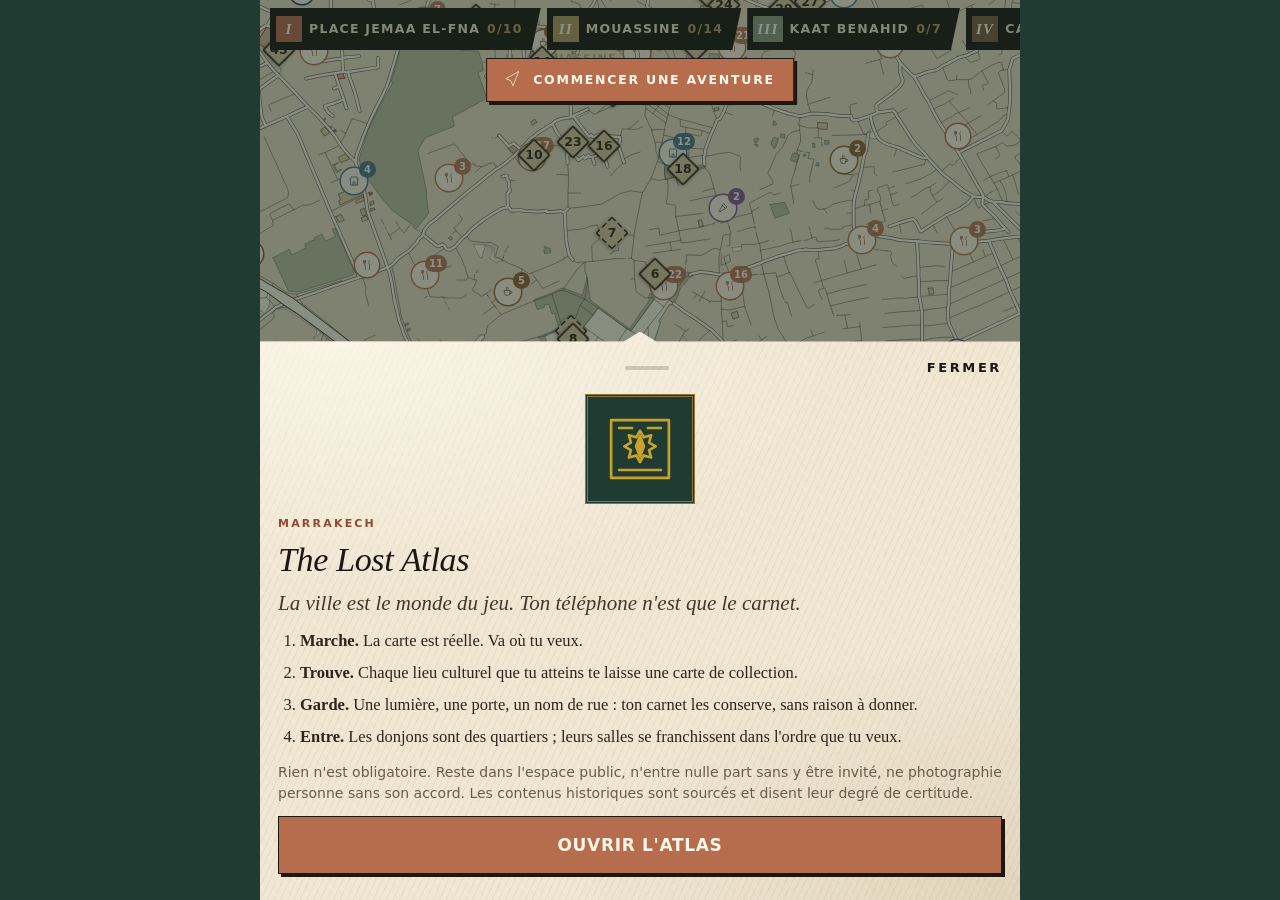
<file: index.html>
<!DOCTYPE html><html lang="fr"><head><meta charset="utf-8"><title>Lost Atlas</title>
<meta name="viewport" content="width=device-width, initial-scale=1, viewport-fit=cover">
<meta name="apple-mobile-web-app-capable" content="yes"><meta name="mobile-web-app-capable" content="yes">
<meta name="apple-mobile-web-app-status-bar-style" content="black-translucent"><meta name="apple-mobile-web-app-title" content="Lost Atlas">
<meta name="theme-color" content="#203B32"><link rel="apple-touch-icon" href="lost-atlas/assets/icon-180.png"><link rel="manifest" href="lost-atlas/manifest.json">
<script>location.replace('lost-atlas/' + location.hash);</script>
<style>html,body{margin:0;height:100%;background:#203B32}a{position:fixed;inset:0;opacity:0}</style>
</head><body><a href="lost-atlas/">Lost Atlas</a></body></html>
</file>
<file: lost-atlas/vendor/leaflet.css>
/* required styles */

.leaflet-pane,
.leaflet-tile,
.leaflet-marker-icon,
.leaflet-marker-shadow,
.leaflet-tile-container,
.leaflet-pane > svg,
.leaflet-pane > canvas,
.leaflet-zoom-box,
.leaflet-image-layer,
.leaflet-layer {
	position: absolute;
	left: 0;
	top: 0;
	}
.leaflet-container {
	overflow: hidden;
	}
.leaflet-tile,
.leaflet-marker-icon,
.leaflet-marker-shadow {
	-webkit-user-select: none;
	   -moz-user-select: none;
	        user-select: none;
	  -webkit-user-drag: none;
	}
/* Prevents IE11 from highlighting tiles in blue */
.leaflet-tile::selection {
	background: transparent;
}
/* Safari renders non-retina tile on retina better with this, but Chrome is worse */
.leaflet-safari .leaflet-tile {
	image-rendering: -webkit-optimize-contrast;
	}
/* hack that prevents hw layers "stretching" when loading new tiles */
.leaflet-safari .leaflet-tile-container {
	width: 1600px;
	height: 1600px;
	-webkit-transform-origin: 0 0;
	}
.leaflet-marker-icon,
.leaflet-marker-shadow {
	display: block;
	}
/* .leaflet-container svg: reset svg max-width decleration shipped in Joomla! (joomla.org) 3.x */
/* .leaflet-container img: map is broken in FF if you have max-width: 100% on tiles */
.leaflet-container .leaflet-overlay-pane svg {
	max-width: none !important;
	max-height: none !important;
	}
.leaflet-container .leaflet-marker-pane img,
.leaflet-container .leaflet-shadow-pane img,
.leaflet-container .leaflet-tile-pane img,
.leaflet-container img.leaflet-image-layer,
.leaflet-container .leaflet-tile {
	max-width: none !important;
	max-height: none !important;
	width: auto;
	padding: 0;
	}

.leaflet-container img.leaflet-tile {
	/* See: https://bugs.chromium.org/p/chromium/issues/detail?id=600120 */
	mix-blend-mode: plus-lighter;
}

.leaflet-container.leaflet-touch-zoom {
	-ms-touch-action: pan-x pan-y;
	touch-action: pan-x pan-y;
	}
.leaflet-container.leaflet-touch-drag {
	-ms-touch-action: pinch-zoom;
	/* Fallback for FF which doesn't support pinch-zoom */
	touch-action: none;
	touch-action: pinch-zoom;
}
.leaflet-container.leaflet-touch-drag.leaflet-touch-zoom {
	-ms-touch-action: none;
	touch-action: none;
}
.leaflet-container {
	-webkit-tap-highlight-color: transparent;
}
.leaflet-container a {
	-webkit-tap-highlight-color: rgba(51, 181, 229, 0.4);
}
.leaflet-tile {
	filter: inherit;
	visibility: hidden;
	}
.leaflet-tile-loaded {
	visibility: inherit;
	}
.leaflet-zoom-box {
	width: 0;
	height: 0;
	-moz-box-sizing: border-box;
	     box-sizing: border-box;
	z-index: 800;
	}
/* workaround for https://bugzilla.mozilla.org/show_bug.cgi?id=888319 */
.leaflet-overlay-pane svg {
	-moz-user-select: none;
	}

.leaflet-pane         { z-index: 400; }

.leaflet-tile-pane    { z-index: 200; }
.leaflet-overlay-pane { z-index: 400; }
.leaflet-shadow-pane  { z-index: 500; }
.leaflet-marker-pane  { z-index: 600; }
.leaflet-tooltip-pane   { z-index: 650; }
.leaflet-popup-pane   { z-index: 700; }

.leaflet-map-pane canvas { z-index: 100; }
.leaflet-map-pane svg    { z-index: 200; }

.leaflet-vml-shape {
	width: 1px;
	height: 1px;
	}
.lvml {
	behavior: url(#default#VML);
	display: inline-block;
	position: absolute;
	}


/* control positioning */

.leaflet-control {
	position: relative;
	z-index: 800;
	pointer-events: visiblePainted; /* IE 9-10 doesn't have auto */
	pointer-events: auto;
	}
.leaflet-top,
.leaflet-bottom {
	position: absolute;
	z-index: 1000;
	pointer-events: none;
	}
.leaflet-top {
	top: 0;
	}
.leaflet-right {
	right: 0;
	}
.leaflet-bottom {
	bottom: 0;
	}
.leaflet-left {
	left: 0;
	}
.leaflet-control {
	float: left;
	clear: both;
	}
.leaflet-right .leaflet-control {
	float: right;
	}
.leaflet-top .leaflet-control {
	margin-top: 10px;
	}
.leaflet-bottom .leaflet-control {
	margin-bottom: 10px;
	}
.leaflet-left .leaflet-control {
	margin-left: 10px;
	}
.leaflet-right .leaflet-control {
	margin-right: 10px;
	}


/* zoom and fade animations */

.leaflet-fade-anim .leaflet-popup {
	opacity: 0;
	-webkit-transition: opacity 0.2s linear;
	   -moz-transition: opacity 0.2s linear;
	        transition: opacity 0.2s linear;
	}
.leaflet-fade-anim .leaflet-map-pane .leaflet-popup {
	opacity: 1;
	}
.leaflet-zoom-animated {
	-webkit-transform-origin: 0 0;
	    -ms-transform-origin: 0 0;
	        transform-origin: 0 0;
	}
svg.leaflet-zoom-animated {
	will-change: transform;
}

.leaflet-zoom-anim .leaflet-zoom-animated {
	-webkit-transition: -webkit-transform 0.25s cubic-bezier(0,0,0.25,1);
	   -moz-transition:    -moz-transform 0.25s cubic-bezier(0,0,0.25,1);
	        transition:         transform 0.25s cubic-bezier(0,0,0.25,1);
	}
.leaflet-zoom-anim .leaflet-tile,
.leaflet-pan-anim .leaflet-tile {
	-webkit-transition: none;
	   -moz-transition: none;
	        transition: none;
	}

.leaflet-zoom-anim .leaflet-zoom-hide {
	visibility: hidden;
	}


/* cursors */

.leaflet-interactive {
	cursor: pointer;
	}
.leaflet-grab {
	cursor: -webkit-grab;
	cursor:    -moz-grab;
	cursor:         grab;
	}
.leaflet-crosshair,
.leaflet-crosshair .leaflet-interactive {
	cursor: crosshair;
	}
.leaflet-popup-pane,
.leaflet-control {
	cursor: auto;
	}
.leaflet-dragging .leaflet-grab,
.leaflet-dragging .leaflet-grab .leaflet-interactive,
.leaflet-dragging .leaflet-marker-draggable {
	cursor: move;
	cursor: -webkit-grabbing;
	cursor:    -moz-grabbing;
	cursor:         grabbing;
	}

/* marker & overlays interactivity */
.leaflet-marker-icon,
.leaflet-marker-shadow,
.leaflet-image-layer,
.leaflet-pane > svg path,
.leaflet-tile-container {
	pointer-events: none;
	}

.leaflet-marker-icon.leaflet-interactive,
.leaflet-image-layer.leaflet-interactive,
.leaflet-pane > svg path.leaflet-interactive,
svg.leaflet-image-layer.leaflet-interactive path {
	pointer-events: visiblePainted; /* IE 9-10 doesn't have auto */
	pointer-events: auto;
	}

/* visual tweaks */

.leaflet-container {
	background: #ddd;
	outline-offset: 1px;
	}
.leaflet-container a {
	color: #0078A8;
	}
.leaflet-zoom-box {
	border: 2px dotted #38f;
	background: rgba(255,255,255,0.5);
	}


/* general typography */
.leaflet-container {
	font-family: "Helvetica Neue", Arial, Helvetica, sans-serif;
	font-size: 12px;
	font-size: 0.75rem;
	line-height: 1.5;
	}


/* general toolbar styles */

.leaflet-bar {
	box-shadow: 0 1px 5px rgba(0,0,0,0.65);
	border-radius: 4px;
	}
.leaflet-bar a {
	background-color: #fff;
	border-bottom: 1px solid #ccc;
	width: 26px;
	height: 26px;
	line-height: 26px;
	display: block;
	text-align: center;
	text-decoration: none;
	color: black;
	}
.leaflet-bar a,
.leaflet-control-layers-toggle {
	background-position: 50% 50%;
	background-repeat: no-repeat;
	display: block;
	}
.leaflet-bar a:hover,
.leaflet-bar a:focus {
	background-color: #f4f4f4;
	}
.leaflet-bar a:first-child {
	border-top-left-radius: 4px;
	border-top-right-radius: 4px;
	}
.leaflet-bar a:last-child {
	border-bottom-left-radius: 4px;
	border-bottom-right-radius: 4px;
	border-bottom: none;
	}
.leaflet-bar a.leaflet-disabled {
	cursor: default;
	background-color: #f4f4f4;
	color: #bbb;
	}

.leaflet-touch .leaflet-bar a {
	width: 30px;
	height: 30px;
	line-height: 30px;
	}
.leaflet-touch .leaflet-bar a:first-child {
	border-top-left-radius: 2px;
	border-top-right-radius: 2px;
	}
.leaflet-touch .leaflet-bar a:last-child {
	border-bottom-left-radius: 2px;
	border-bottom-right-radius: 2px;
	}

/* zoom control */

.leaflet-control-zoom-in,
.leaflet-control-zoom-out {
	font: bold 18px 'Lucida Console', Monaco, monospace;
	text-indent: 1px;
	}

.leaflet-touch .leaflet-control-zoom-in, .leaflet-touch .leaflet-control-zoom-out  {
	font-size: 22px;
	}


/* layers control */

.leaflet-control-layers {
	box-shadow: 0 1px 5px rgba(0,0,0,0.4);
	background: #fff;
	border-radius: 5px;
	}
.leaflet-control-layers-toggle {
	background-image: url(images/layers.png);
	width: 36px;
	height: 36px;
	}
.leaflet-retina .leaflet-control-layers-toggle {
	background-image: url(images/layers-2x.png);
	background-size: 26px 26px;
	}
.leaflet-touch .leaflet-control-layers-toggle {
	width: 44px;
	height: 44px;
	}
.leaflet-control-layers .leaflet-control-layers-list,
.leaflet-control-layers-expanded .leaflet-control-layers-toggle {
	display: none;
	}
.leaflet-control-layers-expanded .leaflet-control-layers-list {
	display: block;
	position: relative;
	}
.leaflet-control-layers-expanded {
	padding: 6px 10px 6px 6px;
	color: #333;
	background: #fff;
	}
.leaflet-control-layers-scrollbar {
	overflow-y: scroll;
	overflow-x: hidden;
	padding-right: 5px;
	}
.leaflet-control-layers-selector {
	margin-top: 2px;
	position: relative;
	top: 1px;
	}
.leaflet-control-layers label {
	display: block;
	font-size: 13px;
	font-size: 1.08333em;
	}
.leaflet-control-layers-separator {
	height: 0;
	border-top: 1px solid #ddd;
	margin: 5px -10px 5px -6px;
	}

/* Default icon URLs */
.leaflet-default-icon-path { /* used only in path-guessing heuristic, see L.Icon.Default */
	background-image: url(images/marker-icon.png);
	}


/* attribution and scale controls */

.leaflet-container .leaflet-control-attribution {
	background: #fff;
	background: rgba(255, 255, 255, 0.8);
	margin: 0;
	}
.leaflet-control-attribution,
.leaflet-control-scale-line {
	padding: 0 5px;
	color: #333;
	line-height: 1.4;
	}
.leaflet-control-attribution a {
	text-decoration: none;
	}
.leaflet-control-attribution a:hover,
.leaflet-control-attribution a:focus {
	text-decoration: underline;
	}
.leaflet-attribution-flag {
	display: inline !important;
	vertical-align: baseline !important;
	width: 1em;
	height: 0.6669em;
	}
.leaflet-left .leaflet-control-scale {
	margin-left: 5px;
	}
.leaflet-bottom .leaflet-control-scale {
	margin-bottom: 5px;
	}
.leaflet-control-scale-line {
	border: 2px solid #777;
	border-top: none;
	line-height: 1.1;
	padding: 2px 5px 1px;
	white-space: nowrap;
	-moz-box-sizing: border-box;
	     box-sizing: border-box;
	background: rgba(255, 255, 255, 0.8);
	text-shadow: 1px 1px #fff;
	}
.leaflet-control-scale-line:not(:first-child) {
	border-top: 2px solid #777;
	border-bottom: none;
	margin-top: -2px;
	}
.leaflet-control-scale-line:not(:first-child):not(:last-child) {
	border-bottom: 2px solid #777;
	}

.leaflet-touch .leaflet-control-attribution,
.leaflet-touch .leaflet-control-layers,
.leaflet-touch .leaflet-bar {
	box-shadow: none;
	}
.leaflet-touch .leaflet-control-layers,
.leaflet-touch .leaflet-bar {
	border: 2px solid rgba(0,0,0,0.2);
	background-clip: padding-box;
	}


/* popup */

.leaflet-popup {
	position: absolute;
	text-align: center;
	margin-bottom: 20px;
	}
.leaflet-popup-content-wrapper {
	padding: 1px;
	text-align: left;
	border-radius: 12px;
	}
.leaflet-popup-content {
	margin: 13px 24px 13px 20px;
	line-height: 1.3;
	font-size: 13px;
	font-size: 1.08333em;
	min-height: 1px;
	}
.leaflet-popup-content p {
	margin: 17px 0;
	margin: 1.3em 0;
	}
.leaflet-popup-tip-container {
	width: 40px;
	height: 20px;
	position: absolute;
	left: 50%;
	margin-top: -1px;
	margin-left: -20px;
	overflow: hidden;
	pointer-events: none;
	}
.leaflet-popup-tip {
	width: 17px;
	height: 17px;
	padding: 1px;

	margin: -10px auto 0;
	pointer-events: auto;

	-webkit-transform: rotate(45deg);
	   -moz-transform: rotate(45deg);
	    -ms-transform: rotate(45deg);
	        transform: rotate(45deg);
	}
.leaflet-popup-content-wrapper,
.leaflet-popup-tip {
	background: white;
	color: #333;
	box-shadow: 0 3px 14px rgba(0,0,0,0.4);
	}
.leaflet-container a.leaflet-popup-close-button {
	position: absolute;
	top: 0;
	right: 0;
	border: none;
	text-align: center;
	width: 24px;
	height: 24px;
	font: 16px/24px Tahoma, Verdana, sans-serif;
	color: #757575;
	text-decoration: none;
	background: transparent;
	}
.leaflet-container a.leaflet-popup-close-button:hover,
.leaflet-container a.leaflet-popup-close-button:focus {
	color: #585858;
	}
.leaflet-popup-scrolled {
	overflow: auto;
	}

.leaflet-oldie .leaflet-popup-content-wrapper {
	-ms-zoom: 1;
	}
.leaflet-oldie .leaflet-popup-tip {
	width: 24px;
	margin: 0 auto;

	-ms-filter: "progid:DXImageTransform.Microsoft.Matrix(M11=0.70710678, M12=0.70710678, M21=-0.70710678, M22=0.70710678)";
	filter: progid:DXImageTransform.Microsoft.Matrix(M11=0.70710678, M12=0.70710678, M21=-0.70710678, M22=0.70710678);
	}

.leaflet-oldie .leaflet-control-zoom,
.leaflet-oldie .leaflet-control-layers,
.leaflet-oldie .leaflet-popup-content-wrapper,
.leaflet-oldie .leaflet-popup-tip {
	border: 1px solid #999;
	}


/* div icon */

.leaflet-div-icon {
	background: #fff;
	border: 1px solid #666;
	}


/* Tooltip */
/* Base styles for the element that has a tooltip */
.leaflet-tooltip {
	position: absolute;
	padding: 6px;
	background-color: #fff;
	border: 1px solid #fff;
	border-radius: 3px;
	color: #222;
	white-space: nowrap;
	-webkit-user-select: none;
	-moz-user-select: none;
	-ms-user-select: none;
	user-select: none;
	pointer-events: none;
	box-shadow: 0 1px 3px rgba(0,0,0,0.4);
	}
.leaflet-tooltip.leaflet-interactive {
	cursor: pointer;
	pointer-events: auto;
	}
.leaflet-tooltip-top:before,
.leaflet-tooltip-bottom:before,
.leaflet-tooltip-left:before,
.leaflet-tooltip-right:before {
	position: absolute;
	pointer-events: none;
	border: 6px solid transparent;
	background: transparent;
	content: "";
	}

/* Directions */

.leaflet-tooltip-bottom {
	margin-top: 6px;
}
.leaflet-tooltip-top {
	margin-top: -6px;
}
.leaflet-tooltip-bottom:before,
.leaflet-tooltip-top:before {
	left: 50%;
	margin-left: -6px;
	}
.leaflet-tooltip-top:before {
	bottom: 0;
	margin-bottom: -12px;
	border-top-color: #fff;
	}
.leaflet-tooltip-bottom:before {
	top: 0;
	margin-top: -12px;
	margin-left: -6px;
	border-bottom-color: #fff;
	}
.leaflet-tooltip-left {
	margin-left: -6px;
}
.leaflet-tooltip-right {
	margin-left: 6px;
}
.leaflet-tooltip-left:before,
.leaflet-tooltip-right:before {
	top: 50%;
	margin-top: -6px;
	}
.leaflet-tooltip-left:before {
	right: 0;
	margin-right: -12px;
	border-left-color: #fff;
	}
.leaflet-tooltip-right:before {
	left: 0;
	margin-left: -12px;
	border-right-color: #fff;
	}

/* Printing */

@media print {
	/* Prevent printers from removing background-images of controls. */
	.leaflet-control {
		-webkit-print-color-adjust: exact;
		print-color-adjust: exact;
		}
	}
</file>
<file: lost-atlas/css/style.css>
/* Marrakech — The Lost Atlas. Un seul univers visuel (atlas ancien), lisible en plein soleil. */
:root {
  /* Carte plein écran + rubriques défilantes ; barre d'onglets fixe en bas, fiches en feuille montante. */
  --forest: #203B32; --forest-2: #16291f; --sage: #8B9B80; --sand: #D9C6A0; --parch: #F0E6D2; --parch-2: #E7DABF;
  --terra: #B66D4D; --terra-d: #8E4B31; --bronze: #B49A62; --bronze-d: #8A7340; --ink: #2E241B; --ink-2: #44372C; --ink-3: #6B5B4A;
  --gold: #C9A227; --line: rgba(68, 55, 44, .22);
  --serif: "Iowan Old Style", "Palatino Linotype", Palatino, "Book Antiqua", Georgia, serif;
  --sans: "Avenir Next", Avenir, "Segoe UI", system-ui, -apple-system, sans-serif;
  --sb: env(safe-area-inset-bottom, 0px); --st: env(safe-area-inset-top, 0px);
  color-scheme: light;
}
* { box-sizing: border-box; -webkit-tap-highlight-color: transparent; }
html, body { height: 100%; margin: 0; }
body { background: var(--forest); color: var(--ink); font: 17px/1.5 var(--serif); overflow: hidden; -webkit-text-size-adjust: 100%; overscroll-behavior: none; }
button, input, textarea { font: inherit; color: inherit; }
button { cursor: pointer; background: none; border: 0; padding: 0; text-align: inherit; }
a { color: var(--terra-d); }
[hidden] { display: none !important; }
:focus-visible { outline: 3px solid var(--terra); outline-offset: 2px; }
svg { width: 1em; height: 1em; display: block; }

#app { height: 100%; display: flex; flex-direction: column; position: relative; max-width: 760px; margin: 0 auto; background: var(--parch); }
#views { flex: 1; position: relative; min-height: 0; }
.view { position: absolute; inset: 0; display: none; }
.view.on { display: block; }
.view.scroll { overflow-y: auto; -webkit-overflow-scrolling: touch; background:
  radial-gradient(120% 60% at 50% 0, rgba(180, 154, 98, .16), transparent 60%), var(--parch); }
.page { padding: calc(18px + var(--st)) 18px 40px; display: flex; flex-direction: column; gap: 14px; }

/* ---- Barre d'onglets ---- */
#tabbar { display: flex; background: var(--forest); border-top: 1px solid var(--bronze); padding-bottom: var(--sb); position: relative; z-index: 30; }
#tabbar button { flex: 1; display: flex; flex-direction: column; align-items: center; gap: 3px; padding: 9px 2px 8px; min-height: 58px; color: var(--sage); font: 600 11px/1 var(--sans); letter-spacing: .06em; text-transform: uppercase; }
#tabbar i { font-size: 25px; }
#tabbar button.on { color: var(--parch); }
#tabbar button.on i { color: var(--bronze); }

/* ---- Typo commune ---- */
h1, h2, h3 { font-family: var(--serif); font-weight: 600; margin: 0; text-wrap: balance; color: var(--forest); }
h1 { font-size: 30px; line-height: 1.12; letter-spacing: .01em; }
h2 { font-size: 25px; line-height: 1.18; }
h3 { font-size: 13px; font-family: var(--sans); font-weight: 700; letter-spacing: .14em; text-transform: uppercase; color: var(--bronze-d); margin-top: 10px; display: flex; align-items: center; gap: 10px; }
h3::after { content: ""; flex: 1; height: 1px; background: var(--line); }
h3 small { font-weight: 600; color: var(--ink-3); letter-spacing: .04em; }
.eyebrow { font: 700 11.5px/1.3 var(--sans); letter-spacing: .13em; text-transform: uppercase; color: var(--terra-d); display: flex; gap: 8px; align-items: center; flex-wrap: wrap; }
.lead { margin: 4px 0 0; color: var(--ink-2); font-size: 15.5px; }
.p-text, .intro, .teaser { margin: 0; max-width: 62ch; }
.intro, .teaser { font-style: italic; font-size: 18.5px; color: var(--ink-2); }
.note, .src { margin: 0; font: 14px/1.45 var(--sans); color: var(--ink-3); }
.tip { margin: 0; padding: 10px 12px; border-left: 3px solid var(--terra); background: rgba(182, 109, 77, .1); font: 15px/1.45 var(--sans); }
.msg { margin: 0; font: 600 15px/1.4 var(--sans); color: var(--terra-d); }
.msg:empty { display: none; }

/* ---- Boutons, puces ---- */
.btn { display: inline-flex; align-items: center; justify-content: center; gap: 6px; min-height: 48px; padding: 10px 16px; border: 1.5px solid var(--ink-2); border-radius: 3px; background: rgba(255, 255, 255, .35); font: 600 15.5px/1.2 var(--sans); color: var(--ink); text-decoration: none; text-align: center; }
.btn small { font-weight: 500; opacity: .75; }
.btn.primary { background: var(--forest); border-color: var(--forest); color: var(--parch); }
.btn.ghost { border-color: var(--line); background: none; color: var(--ink-2); }
.btn.danger { border-color: var(--terra-d); color: var(--terra-d); }
.btn.wide { width: 100%; }
.btn.big { min-height: 58px; font-size: 18px; letter-spacing: .04em; }
.btn[disabled] { opacity: .4; }
.btn:active { transform: translateY(1px); }
.btn-row { display: flex; flex-wrap: wrap; gap: 8px; }
.btn-row > * { flex: 1 1 auto; }
.chips { display: flex; flex-wrap: wrap; gap: 6px; margin-top: 8px; }
.chip { font: 700 11.5px/1 var(--sans); letter-spacing: .05em; text-transform: uppercase; padding: 6px 8px; border: 1px solid var(--line); border-radius: 2px; color: var(--ink-2); white-space: nowrap; }
.chip.st-spotted { border-color: var(--bronze-d); color: var(--bronze-d); }
.chip.st-discovered, .chip.qs-active, .chip.c-read { background: var(--sage); border-color: var(--sage); color: #14231c; }
.chip.st-mastered, .chip.qs-done, .chip.c-mastered { background: var(--forest); border-color: var(--forest); color: var(--parch); }
.chip.c-new, .chip.qs-open { background: var(--terra); border-color: var(--terra); color: #fff; }
.chip.q-a, .chip.q-e, .chip.q-i, .chip.q-none { border-style: dashed; }
.chip.q-v { border-color: var(--forest); color: var(--forest); }
.seg { display: flex; border: 1.5px solid var(--forest); border-radius: 3px; overflow: hidden; }
.seg button { flex: 1; min-height: 46px; padding: 6px 6px; font: 600 14px/1.15 var(--sans); text-align: center; color: var(--forest); }
.seg button + button { border-left: 1.5px solid var(--forest); }
.seg button.on { background: var(--forest); color: var(--parch); }
.seg.four button { font-size: 12.5px; }
.bar { height: 7px; background: rgba(68, 55, 44, .16); border-radius: 1px; overflow: hidden; display: block; }
.bar i { display: block; height: 100%; background: linear-gradient(90deg, var(--bronze-d), var(--bronze)); }
.bar.thin { height: 4px; margin: 5px 0 3px; }
input[type=text], input[type=search], textarea { width: 100%; padding: 12px; border: 1.5px solid var(--ink-3); border-radius: 3px; background: rgba(255, 255, 255, .55); font: 16px/1.4 var(--sans); }
textarea { resize: vertical; }
.lbl-sm { font: 600 13px/1.3 var(--sans); color: var(--ink-3); display: block; }

/* ---- Listes ---- */
.rows { display: flex; flex-direction: column; border-top: 1px solid var(--line); }
.row { display: flex; align-items: center; gap: 12px; padding: 11px 2px; min-height: 60px; border-bottom: 1px solid var(--line); width: 100%; }
.row .rt { flex: 1; min-width: 0; display: flex; flex-direction: column; gap: 2px; }
.row .rt b { font: 600 17px/1.25 var(--serif); }
.row .rt small { font: 13.5px/1.35 var(--sans); color: var(--ink-3); }
.row .chev { color: var(--bronze-d); font-size: 22px; }
.row.sealed { opacity: .7; }
.row .ico { font-size: 24px; color: var(--bronze-d); flex: none; }
.row .ico.st-mastered { color: var(--gold); }
.row.tog .sw { width: 46px; height: 28px; border-radius: 14px; background: rgba(68, 55, 44, .25); position: relative; flex: none; }
.row.tog .sw::after { content: ""; position: absolute; top: 3px; left: 3px; width: 22px; height: 22px; border-radius: 50%; background: var(--parch); transition: left .15s; }
.row.tog.on .sw { background: var(--forest); }
.row.tog.on .sw::after { left: 21px; }
.num, .p-num, .t-num { flex: none; width: 34px; height: 34px; display: grid; place-items: center; border: 1.5px solid var(--ink-2); background: var(--sand); border-radius: 50%; font: 700 13px/1 var(--sans); }
.num.dia, .p-num.dia { border-radius: 2px; transform: rotate(45deg); width: 28px; height: 28px; margin: 3px; }
.num.dia b, .p-num.dia b { transform: rotate(-45deg); }
.num[style], .t-num { background: var(--tc); border-color: var(--tc); color: #fff; }
.st-spotted.num, .st-spotted.p-num { border-color: var(--bronze-d); box-shadow: 0 0 0 3px rgba(180, 154, 98, .45); }
.st-discovered.num, .st-discovered.p-num { background: var(--sage); border-color: var(--forest); }
.st-mastered.num, .st-mastered.p-num { background: var(--forest); border-color: var(--gold); color: var(--gold); }
.search { margin-top: 2px; }
.links { display: flex; flex-wrap: wrap; gap: 8px; }
.lk { display: inline-flex; align-items: center; gap: 6px; min-height: 42px; padding: 8px 12px; border: 1.5px solid var(--forest); border-radius: 2px; font: 600 14.5px/1.25 var(--sans); color: var(--forest); background: rgba(139, 155, 128, .18); }
.lk.place { border-color: var(--terra-d); color: var(--terra-d); background: rgba(182, 109, 77, .1); }
.lk.locked { border: 1.5px dashed var(--line); color: var(--ink-3); background: none; font-weight: 500; }
.lk.on, .lk.got { background: var(--forest); color: var(--parch); border-color: var(--forest); }

/* ---- Carte ---- */
#map { position: absolute; inset: 0; background: #E9DDC3; z-index: 1; }
.basemap-canvas { position: absolute; top: 0; left: 0; }
#map.style-net:not(.no-tiles) .basemap-canvas { display: none; }
#map.style-atlas .leaflet-tile-pane { filter: sepia(.55) saturate(.75) hue-rotate(-8deg) contrast(.96) brightness(1.02); }
#map.no-tiles { background:
  repeating-linear-gradient(0deg, transparent 0 79px, rgba(68, 55, 44, .07) 79px 80px),
  repeating-linear-gradient(90deg, transparent 0 79px, rgba(68, 55, 44, .07) 79px 80px),
  radial-gradient(90% 70% at 50% 40%, #F3EAD6, #DFCFAC); }
#map.no-tiles .leaflet-tile-pane { display: none; }
#map.has-base.no-tiles { background: #E9DDC3; }
.leaflet-container { font-family: var(--sans); background: transparent; }
.leaflet-control-attribution { font-size: 10px; background: rgba(240, 230, 210, .8) !important; }
.leaflet-bottom { bottom: 6px; }
.mk { width: 36px; height: 36px; display: grid; place-items: center; position: relative; --bg: var(--sand); --bd: var(--ink-2); --fg: var(--ink); --ring: 0 0 0 0 transparent; --bs: solid; }
.mk b { position: relative; z-index: 1; font: 700 12px/1 var(--sans); color: var(--fg); }
.mk::before { content: ""; position: absolute; background: var(--bg); border: 2px var(--bs) var(--bd); box-shadow: var(--ring), 0 1px 4px rgba(0, 0, 0, .35); }
.mk-c::before { inset: 6px; transform: rotate(45deg); border-radius: 2px; }
.mk-p::before { inset: 7px; border-radius: 50%; border-width: 1.5px; --bg: rgba(255, 255, 255, .8); }
.mk-p b { font-size: 10.5px; }
.mk.q-a, .mk.q-e, .mk.q-i, .mk.q-u { --bs: dashed; }
.mk.st-spotted { --bd: var(--bronze-d); --ring: 0 0 0 4px rgba(180, 154, 98, .6); }
.mk.st-discovered { --bg: var(--sage); --bd: var(--forest); }
.mk.st-mastered { --bg: var(--forest); --bd: var(--gold); --fg: var(--gold); }
.legend .mk { flex: none; }
.lbl.leaflet-tooltip { display: none; background: none; border: 0; box-shadow: none; padding: 0; font: 700 11.5px/1.1 var(--sans); color: var(--ink); text-shadow: 0 0 3px var(--parch), 0 0 3px var(--parch), 0 0 3px var(--parch); white-space: nowrap; }
.lbl.leaflet-tooltip::before { display: none; }
#map.show-labels .lbl.leaflet-tooltip { display: block; }
.zone-lbl { font: 700 11px/1 var(--sans); letter-spacing: .12em; text-transform: uppercase; text-align: center; white-space: nowrap; text-shadow: 0 0 3px var(--parch), 0 0 3px var(--parch), 0 0 4px var(--parch); }
.pin b { display: grid; place-items: center; width: 32px; height: 32px; border-radius: 50% 50% 50% 0; transform: rotate(-45deg); background: var(--terra); border: 2px solid #fff; color: #fff; font: 700 15px/1 var(--sans); box-shadow: 0 2px 5px rgba(0, 0, 0, .4); }
.me { width: 22px; height: 22px; border-radius: 50%; background: var(--forest); border: 4px solid #fff; box-shadow: 0 0 0 2px var(--forest), 0 2px 6px rgba(0, 0, 0, .4); }
.tchips { position: absolute; z-index: 5; top: calc(8px + var(--st)); left: 0; right: 0; display: flex; gap: 6px; padding: 0 10px 4px; overflow-x: auto; scrollbar-width: none; }
.tchips::-webkit-scrollbar { display: none; }
.tchip { flex: none; display: flex; align-items: center; gap: 7px; min-height: 42px; padding: 5px 11px 5px 6px; background: var(--forest); color: var(--parch); border: 1px solid var(--bronze); border-radius: 2px; font: 600 13.5px/1 var(--sans); box-shadow: 0 2px 6px rgba(0, 0, 0, .3); }
.tchip b { display: grid; place-items: center; min-width: 26px; height: 26px; padding: 0 4px; background: var(--tc); color: #fff; font-size: 12px; border-radius: 1px; }
.tchip i { font-style: normal; color: var(--bronze); font-variant-numeric: tabular-nums; }
#offline-note { position: absolute; z-index: 5; left: 10px; bottom: 34px; padding: 5px 8px; background: rgba(240, 230, 210, .92); border: 1px dashed var(--ink-3); font: 600 11.5px/1.2 var(--sans); color: var(--ink-2); }
.fabs { position: absolute; z-index: 5; right: 10px; bottom: 16px; display: flex; flex-direction: column; gap: 9px; }
.fab { width: 52px; height: 52px; display: grid; place-items: center; background: var(--forest); color: var(--parch); border: 1px solid var(--bronze); border-radius: 3px; font-size: 26px; box-shadow: 0 2px 8px rgba(0, 0, 0, .35); }
.fab.on { background: var(--bronze); color: var(--forest-2); }
#radar { position: absolute; z-index: 5; left: 10px; right: 72px; bottom: 16px; display: flex; align-items: center; gap: 10px; padding: 8px 12px; min-height: 52px; background: var(--forest); color: var(--parch); border: 1px solid var(--bronze); border-radius: 3px; box-shadow: 0 2px 8px rgba(0, 0, 0, .35); }
#radar .rd-d { font: 700 19px/1 var(--sans); color: var(--bronze); font-variant-numeric: tabular-nums; white-space: nowrap; }
#radar .rd-t { display: flex; flex-direction: column; min-width: 0; }
#radar b { font: 600 14.5px/1.2 var(--sans); overflow: hidden; text-overflow: ellipsis; white-space: nowrap; }
#radar small { font: 11.5px/1.3 var(--sans); color: var(--sage); }
#crosshair { display: none; position: absolute; z-index: 6; left: 50%; top: 50%; width: 46px; height: 46px; margin: -23px 0 0 -23px; pointer-events: none;
  background: linear-gradient(var(--terra-d), var(--terra-d)) center/2px 100% no-repeat, linear-gradient(var(--terra-d), var(--terra-d)) center/100% 2px no-repeat; border: 2px solid var(--terra-d); border-radius: 50%; }
.picking #crosshair { display: block; }
.picking .fabs, .picking #radar, .picking .tchips { display: none; }
#pick { position: absolute; z-index: 7; left: 10px; right: 10px; bottom: 14px; padding: 12px; background: var(--parch); border: 1.5px solid var(--forest); border-radius: 3px; box-shadow: 0 4px 14px rgba(0, 0, 0, .35); display: flex; flex-direction: column; gap: 10px; font: 600 15px/1.3 var(--sans); }

/* ---- Feuille ---- */
#scrim { position: absolute; inset: 0; z-index: 40; background: rgba(22, 41, 31, .5); opacity: 0; pointer-events: none; transition: opacity .2s; }
#scrim.on { opacity: 1; pointer-events: auto; }
#sheet { position: absolute; z-index: 50; left: 0; right: 0; bottom: 0; max-height: 90%; display: flex; flex-direction: column; background: var(--parch); border-top: 3px double var(--bronze-d); box-shadow: 0 -6px 24px rgba(0, 0, 0, .35); animation: up .22s ease-out; }
@keyframes up { from { transform: translateY(24px); opacity: .6; } }
.sh-bar { display: flex; align-items: center; justify-content: space-between; padding: 4px 8px 0; flex: none; }
.sh-bar button { min-height: 44px; padding: 0 10px; font: 700 13px/1 var(--sans); letter-spacing: .08em; text-transform: uppercase; color: var(--terra-d); }
.sh-bar .grip { width: 44px; height: 4px; border-radius: 2px; background: var(--line); }
#sheet-body { overflow-y: auto; -webkit-overflow-scrolling: touch; padding: 4px 18px calc(26px + var(--sb)); display: flex; flex-direction: column; gap: 13px; }
.p-head, .t-head { display: flex; gap: 14px; align-items: flex-start; }
.p-head .p-num { width: 46px; height: 46px; font-size: 16px; margin-top: 4px; }
.p-head .p-num.dia { width: 36px; height: 36px; margin: 9px 5px 5px; }
.t-head .t-num { width: 52px; height: 52px; border-radius: 2px; font: 700 20px/1 var(--serif); }
.t-head .sub { font-style: italic; color: var(--ink-2); }
.manual { padding: 12px; border: 1.5px dashed var(--terra-d); background: rgba(182, 109, 77, .08); display: flex; flex-direction: column; gap: 10px; }
.manual p { margin: 0; font: 15px/1.45 var(--sans); }
.notes { min-height: 84px; font-family: var(--serif); font-style: italic; }

/* ---- Épreuves ---- */
.ch { border: 1.5px solid var(--forest); background: rgba(139, 155, 128, .14); padding: 14px; display: flex; flex-direction: column; gap: 11px; position: relative; }
.ch.done { border-color: var(--line); background: rgba(255, 255, 255, .3); }
.ch-kind { font: 700 11.5px/1 var(--sans); letter-spacing: .13em; text-transform: uppercase; color: var(--forest); }
.ch.done .ch-kind { color: var(--bronze-d); }
.ch-q { margin: 0; font-size: 18.5px; line-height: 1.4; font-weight: 600; color: var(--ink); }
.ch.done .ch-q { font-size: 16px; font-weight: 400; font-style: italic; color: var(--ink-2); }
.hyp { margin: 0; padding-left: 12px; border-left: 3px solid var(--bronze); font-style: italic; }
.hyp span, .anecdote span, .synth span { display: block; font: 700 11px/1.6 var(--sans); letter-spacing: .12em; text-transform: uppercase; font-style: normal; color: var(--bronze-d); }
.reveal-txt { padding-top: 10px; border-top: 1px solid var(--line); }
.ask { margin: 0; font: 600 14px/1.3 var(--sans); color: var(--ink-3); }
.answer { display: flex; gap: 8px; }
.answer input { flex: 1; min-width: 0; }
.hints { margin: 0; padding: 0; list-style: none; display: flex; flex-direction: column; gap: 6px; font: 15px/1.45 var(--sans); }
.hints li { padding: 8px 10px; background: rgba(180, 154, 98, .2); border-left: 3px solid var(--bronze); }
.cl-item { padding: 10px; border: 1px solid var(--line); background: rgba(255, 255, 255, .35); display: flex; flex-direction: column; gap: 8px; }
.cl-item.bad { border: 2px solid var(--terra-d); }
.cl-item p { margin: 0; font-size: 16px; }
.btn.chipbtn { min-height: 44px; padding: 6px 8px; font-size: 14px; }
.btn.chipbtn.on { background: var(--forest); color: var(--parch); border-color: var(--forest); }
.cl-done { margin: 0; padding: 0; list-style: none; display: flex; flex-direction: column; gap: 8px; font-size: 15.5px; }

/* ---- Codex ---- */
.vh { display: flex; flex-direction: column; gap: 2px; padding-bottom: 10px; border-bottom: 3px double var(--bronze-d); }
.tag { display: inline-block; font: 700 10.5px/1 var(--sans); letter-spacing: .08em; text-transform: uppercase; padding: 4px 6px; border-radius: 1px; color: #fff; background: var(--forest); white-space: nowrap; }
.tag.k-interp { background: var(--bronze-d); }
.tag.k-hyp { background: var(--terra); }
.tag.k-trad { background: #7A5C8A; }
.tag.k-fiction { background: var(--ink-3); }
.para { display: flex; flex-direction: column; align-items: flex-start; gap: 5px; padding-left: 12px; border-left: 3px solid var(--forest); }
.para.k-interp { border-color: var(--bronze-d); } .para.k-hyp { border-color: var(--terra); } .para.k-trad { border-color: #7A5C8A; } .para.k-fiction { border-color: var(--ink-3); }
.para p { margin: 0; max-width: 62ch; }
.anecdote, .synth { padding: 12px 14px; background: var(--forest); color: var(--parch); }
.anecdote span, .synth span { color: var(--bronze); }
.synth { font-size: 17.5px; line-height: 1.55; }
.mastery { margin: 0; padding: 9px 12px; border: 1px dashed var(--bronze-d); font: 600 14.5px/1.4 var(--sans); color: var(--ink-2); }
.mastery.ok { border-style: solid; border-color: var(--forest); color: var(--forest); background: rgba(139, 155, 128, .2); }
.sources { margin: 0; padding-left: 18px; font: 14px/1.5 var(--sans); color: var(--ink-2); display: flex; flex-direction: column; gap: 5px; }
.kinds { display: flex; flex-wrap: wrap; gap: 6px; align-items: center; }
.kinds h3 { width: 100%; }
.card { display: flex; flex-direction: column; gap: 6px; padding: 14px; border: 1.5px solid var(--ink-3); background: rgba(255, 255, 255, .35); width: 100%; border-left-width: 5px; }
.card h3 { font: 600 20px/1.2 var(--serif); letter-spacing: 0; text-transform: none; color: var(--forest); margin: 0; }
.card h3::after { display: none; }
.card p { margin: 0; font-size: 15.5px; color: var(--ink-2); }
.card.ready, .card.q-active { border-color: var(--terra); }
.card.done, .card.q-done { border-color: var(--forest); background: rgba(139, 155, 128, .2); }
.card.q-locked { opacity: .65; border-style: dashed; }
.nodes { display: flex; flex-wrap: wrap; gap: 5px; margin-top: 4px; }
.node { font: 600 12.5px/1.2 var(--sans); padding: 5px 7px; background: var(--forest); color: var(--parch); }
.node.off { background: none; border: 1px dashed var(--ink-3); color: var(--ink-3); min-width: 28px; text-align: center; }
.chain-sel, .chain-done { margin: 0; padding-left: 26px; display: flex; flex-direction: column; gap: 7px; font: 600 15.5px/1.35 var(--sans); }
.chain-sel button { width: 100%; padding: 10px 12px; background: var(--forest); color: var(--parch); display: flex; justify-content: space-between; gap: 10px; align-items: center; min-height: 46px; }
.chain-sel i { font: 500 11.5px/1 var(--sans); font-style: normal; color: var(--bronze); text-transform: uppercase; letter-spacing: .08em; flex: none; }
.chain-sel .slot { color: var(--ink-3); padding: 8px 0; }
.chain-done li { font-weight: 500; font-family: var(--serif); font-size: 16.5px; }
.chain-pool { display: flex; flex-direction: column; gap: 7px; }
.chain-pool .btn { justify-content: flex-start; text-align: left; font-weight: 500; }

/* ---- Quêtes ---- */
.pips { display: inline-flex; gap: 3px; vertical-align: middle; }
.pips i { width: 8px; height: 8px; transform: rotate(45deg); border: 1.5px solid var(--terra-d); }
.pips i.on { background: var(--terra-d); }
.q-foot { display: flex; align-items: center; justify-content: space-between; gap: 8px; margin-top: 4px; font: 600 13px/1 var(--sans); color: var(--ink-3); }
.steps { margin: 0; padding: 0; list-style: none; display: flex; flex-direction: column; gap: 14px; }
.steps > li { display: flex; flex-direction: column; gap: 9px; }
.st-h { display: flex; gap: 10px; align-items: center; }
.st-h b { font: 600 17px/1.3 var(--serif); }
.tick { flex: none; width: 30px; height: 30px; display: grid; place-items: center; border: 1.5px solid var(--ink-2); border-radius: 50%; font: 700 14px/1 var(--sans); }
.steps li.ok > .st-h .tick { background: var(--forest); border-color: var(--forest); color: var(--parch); font-size: 16px; }

/* ---- Collection ---- */
.grid { display: grid; grid-template-columns: repeat(auto-fill, minmax(104px, 1fr)); gap: 10px; }
.art { display: flex; flex-direction: column; align-items: center; gap: 5px; padding: 12px 6px 10px; border: 1.5px dashed var(--line); text-align: center; min-height: 138px; }
.art b { font: 600 13.5px/1.2 var(--sans); }
.art small { font: 600 10.5px/1 var(--sans); letter-spacing: .1em; text-transform: uppercase; color: var(--ink-3); }
.art-img { font-size: 54px; color: var(--ink-3); opacity: .45; }
.art.got { border-style: solid; border-color: var(--bronze-d); background: rgba(255, 255, 255, .4); }
.art.got .art-img { color: var(--forest); opacity: 1; }
.art.got.r-r { border-color: var(--terra); } .art.got.r-r .art-img { color: var(--terra-d); }
.art.got.r-l { border-color: var(--gold); background: var(--forest); color: var(--parch); } .art.got.r-l .art-img { color: var(--gold); } .art.got.r-l small { color: var(--bronze); }
.art-big { font-size: 120px; align-self: center; color: var(--forest); padding: 14px; border: 3px double var(--bronze-d); background: rgba(255, 255, 255, .35); }
.art-big.r-r { color: var(--terra-d); } .art-big.r-l { color: var(--gold); background: var(--forest); } .art-big.off { color: var(--ink-3); opacity: .5; }

/* ---- Profil ---- */
.vh.prof { flex-direction: row; gap: 16px; align-items: center; }
.vh.prof > div:last-child { flex: 1; min-width: 0; display: flex; flex-direction: column; gap: 5px; }
.lvl { flex: none; width: 96px; height: 96px; display: flex; flex-direction: column; align-items: center; justify-content: center; gap: 3px; position: relative; color: var(--parch); }
.lvl::before { content: ""; position: absolute; inset: 14px; transform: rotate(45deg); background: var(--forest); border: 3px double var(--bronze); }
.lvl b, .lvl small { position: relative; }
.lvl b { font: 600 30px/1 var(--serif); color: var(--bronze); }
.lvl small { font: 700 9px/1 var(--sans); letter-spacing: .14em; text-transform: uppercase; }
.skills { display: grid; grid-template-columns: repeat(auto-fit, minmax(240px, 1fr)); gap: 14px; }
.skill { display: flex; flex-direction: column; gap: 5px; }
.sk-h { display: flex; justify-content: space-between; align-items: baseline; gap: 8px; }
.sk-h b { font-size: 18px; } .sk-h span, .skill small { font: 13px/1.3 var(--sans); color: var(--ink-3); font-variant-numeric: tabular-nums; }
.stats { display: grid; grid-template-columns: repeat(auto-fit, minmax(120px, 1fr)); gap: 8px; }
.stats div { padding: 10px; border: 1px solid var(--line); background: rgba(255, 255, 255, .35); display: flex; flex-direction: column; gap: 3px; }
.stats b { font: 600 24px/1 var(--serif); color: var(--forest); font-variant-numeric: tabular-nums; }
.stats small { font: 12.5px/1.25 var(--sans); color: var(--ink-3); }
.badges { display: grid; grid-template-columns: repeat(auto-fill, minmax(150px, 1fr)); gap: 8px; }
.badge { display: grid; grid-template-columns: 30px 1fr; column-gap: 8px; padding: 9px; border: 1px dashed var(--line); opacity: .6; }
.badge i { grid-row: span 2; font-size: 28px; color: var(--ink-3); align-self: center; }
.badge b { font: 600 14px/1.2 var(--sans); } .badge small { font: 12px/1.3 var(--sans); color: var(--ink-3); }
.badge.got { opacity: 1; border: 1.5px solid var(--bronze-d); background: rgba(180, 154, 98, .18); } .badge.got i { color: var(--terra-d); }
.journal { margin: 0; padding: 0; list-style: none; border-top: 1px solid var(--line); }
.journal li { display: grid; grid-template-columns: 96px 1fr auto; gap: 8px; padding: 9px 0; border-bottom: 1px solid var(--line); font-size: 15.5px; align-items: baseline; }
.journal time { font: 12.5px/1.3 var(--sans); color: var(--ink-3); }
.journal i { font: 700 12.5px/1 var(--sans); font-style: normal; color: var(--bronze-d); }
.legend { display: grid; grid-template-columns: repeat(auto-fit, minmax(150px, 1fr)); gap: 6px; font: 13.5px/1.2 var(--sans); }
.legend span { display: flex; align-items: center; gap: 6px; }
.stamps { display: flex; flex-wrap: wrap; gap: 8px; }
.stamp { width: 50px; height: 50px; display: grid; place-items: center; border: 1.5px solid var(--ink-3); font: 700 22px/1 var(--sans); border-radius: 3px; }
.stamp.on { background: var(--terra); border-color: var(--terra); color: #fff; }
.intro-sheet { display: flex; flex-direction: column; gap: 13px; }
.intro-sheet h1 { font-size: 34px; }
.intro-sheet .art-big { font-size: 84px; padding: 10px; }
.how { margin: 0; padding-left: 22px; display: flex; flex-direction: column; gap: 7px; font-size: 16.5px; }

/* ---- Toasts, bandeau de découverte, démarrage ---- */
#toasts { position: absolute; z-index: 70; left: 10px; right: 10px; top: calc(58px + var(--st)); display: flex; flex-direction: column; gap: 6px; pointer-events: none; }
.toast { pointer-events: auto; align-self: center; max-width: 100%; padding: 10px 14px; background: var(--forest-2); color: var(--parch); border: 1px solid var(--bronze); border-radius: 2px; font: 500 14.5px/1.35 var(--sans); box-shadow: 0 3px 10px rgba(0, 0, 0, .35); animation: drop .25s ease-out; transition: opacity .4s; text-align: center; }
.toast b { color: var(--bronze); font-weight: 700; }
.toast.out { opacity: 0; }
@keyframes drop { from { transform: translateY(-10px); opacity: 0; } }
#reveal { position: absolute; z-index: 80; inset: 0; display: flex; flex-direction: column; align-items: center; justify-content: center; gap: 10px; padding: 24px; text-align: center; pointer-events: none; opacity: 0; transition: opacity .5s; background: radial-gradient(70% 34% at 50% 50%, rgba(22, 41, 31, .88), rgba(22, 41, 31, 0) 100%); }
#reveal.on { opacity: 1; }
#rv-title { font: 600 34px/1.12 var(--serif); letter-spacing: .05em; color: var(--parch); text-wrap: balance; text-shadow: 0 2px 10px #000; }
#rv-sub { font: 700 12.5px/1 var(--sans); letter-spacing: .24em; text-transform: uppercase; color: var(--bronze); }
.rv-line { width: min(260px, 60%); height: 1px; background: linear-gradient(90deg, transparent, var(--bronze), transparent); }
#boot { position: absolute; inset: 0; z-index: 99; display: grid; place-items: center; background: var(--forest); color: var(--bronze); transition: opacity .5s; text-align: center; }
#boot.gone { opacity: 0; pointer-events: none; }
#boot div { font: 700 13px/1.4 var(--sans); letter-spacing: .3em; text-transform: uppercase; padding: 24px; }
#boot b { display: block; font: 600 34px/1.2 var(--serif); letter-spacing: .04em; text-transform: none; color: var(--parch); margin: 6px 0 14px; }
#boot small { font: 500 13px/1.4 var(--sans); letter-spacing: 0; text-transform: none; color: var(--sage); }
@media (prefers-reduced-motion: reduce) { * { animation: none !important; transition: none !important; } }
#sheet-body > *, .page > *, .intro-sheet > *, .ch > *, .rows > * { flex-shrink: 0; }
</file>
<file: lost-atlas/css/v3.css>
/* v3 : cartes de collection, personnage, carnet, donjons. Même papier, même encre que le reste. */
:root { --hand: "Bradley Hand", "Segoe Print", "Comic Sans MS", cursive; }

/* ---- Bouton « Garder » sur la carte ---- */
#keepfab { position: absolute; z-index: 5; left: 10px; bottom: 80px; display: flex; align-items: center; gap: 8px; padding: 0 16px 0 12px; min-height: 52px; background: var(--terra); color: var(--parch); border: 1px solid var(--parch-2); border-radius: 26px; box-shadow: 0 3px 10px rgba(0, 0, 0, .4); font: 700 15px/1 var(--sans); letter-spacing: .04em; }
#keepfab i { font-size: 24px; }
#keepfab:active { background: var(--terra-d); }
.picking #keepfab { display: none; }
.kmk { width: 26px; height: 26px; display: grid; place-items: center; border-radius: 50%; background: var(--terra); color: var(--parch); border: 1.5px solid var(--parch); font-size: 13px; box-shadow: 0 1px 4px rgba(0, 0, 0, .4); }

/* ---- Écriture du joueur ---- */
.hand { font: 400 19px/1.4 var(--hand); color: var(--ink); margin: 0; }
.hand.big { font-size: 23px; line-height: 1.3; }
.hand.struck { text-decoration: line-through; color: var(--ink-3); }
.tag.k-interp { background: #dfe6ef; color: #2b4a73; } .tag.k-averif { background: #efe2c6; color: #7a5a12; }
.reveal-txt.ink { animation: ink .9s ease-out both; }
@keyframes ink { from { opacity: 0; filter: blur(3px); } to { opacity: 1; filter: none; } }

/* ---- Cartes de collection ---- */
.tcs { display: grid; grid-template-columns: repeat(3, 1fr); gap: 10px; align-items: start; }
.tc { position: relative; display: flex; flex-direction: column; align-items: stretch; aspect-ratio: 5 / 7; padding: 6px; background: linear-gradient(170deg, #f6eedc, #e6d7b6); border: 2px solid var(--bronze); border-radius: 7px; box-shadow: 0 2px 6px rgba(46, 36, 27, .28); overflow: hidden; text-align: center; color: var(--ink); min-width: 0; }
.tc::after { content: ""; position: absolute; inset: 3px; border: 1px solid rgba(138, 115, 64, .5); border-radius: 4px; pointer-events: none; }
.tc.r-r { border-color: var(--terra); background: linear-gradient(170deg, #f7e9d9, #e9c9b3); }
.tc.r-l { border-color: var(--gold); background: linear-gradient(170deg, #fbf3d2, #e8cf7a); box-shadow: 0 2px 10px rgba(201, 162, 39, .55); }
.tc-top { display: flex; justify-content: space-between; align-items: baseline; font: 700 10px/1 var(--sans); letter-spacing: .08em; text-transform: uppercase; color: var(--ink-3); padding: 2px 3px 0; }
.tc-top b { font: 700 13px/1 var(--serif); color: var(--tc); }
.tc-top i { font-style: normal; }
.tc-art { flex: 1; display: grid; place-items: center; color: var(--tc); font-size: 44px; min-height: 0; }
.tc-name { font: 600 11.5px/1.15 var(--serif); padding: 0 2px 3px; text-wrap: balance; overflow: hidden; display: -webkit-box; -webkit-line-clamp: 2; -webkit-box-orient: vertical; }
.tc-seal { position: absolute; right: 6px; bottom: 30px; width: 20px; height: 20px; display: grid; place-items: center; border-radius: 50%; background: var(--terra-d); color: var(--parch); font-size: 11px; box-shadow: 0 1px 2px rgba(0, 0, 0, .4); }
.tc.back { background: repeating-linear-gradient(45deg, #203B32, #203B32 6px, #1b3229 6px, #1b3229 12px); border-color: var(--bronze-d); color: var(--bronze); display: grid; place-items: center; }
.tc.back .tc-b { font-size: 34px; opacity: .8; }
.tc.big { width: min(62vw, 250px); padding: 12px; border-width: 3px; border-radius: 12px; }
.tc.big .tc-top { font-size: 12px; } .tc.big .tc-top b { font-size: 20px; }
.tc.big .tc-art { font-size: min(30vw, 120px); }
.tc.big .tc-name { font-size: 18px; padding-bottom: 6px; }
.tc.big .tc-seal { width: 30px; height: 30px; font-size: 16px; right: 12px; bottom: 54px; }
.tc.big.back .tc-b { font-size: 90px; }
.tc-wrap { display: flex; justify-content: center; padding: 6px 0 2px; }
.tc-more { grid-column: span 1; align-self: center; font: 600 12px/1.3 var(--sans); color: var(--ink-3); }

/* Révélation d'une carte : la seule animation « de récompense » du jeu */
#cardfx { position: absolute; z-index: 90; inset: 0; display: none; flex-direction: column; align-items: center; justify-content: center; gap: 18px; background: rgba(22, 41, 31, .9); color: var(--parch); }
#cardfx.on { display: flex; animation: fade .25s ease-out; }
#cardfx .fx-sub { font: 700 13px/1 var(--sans); letter-spacing: .22em; text-transform: uppercase; color: var(--bronze); }
#cardfx .fx-hint { font: 500 13px/1 var(--sans); color: var(--sage); }
.flip { perspective: 900px; }
.flip-in { position: relative; display: block; transform-style: preserve-3d; animation: flip .9s .15s cubic-bezier(.3, .9, .3, 1) both; }
.flip-in > .tc { backface-visibility: hidden; -webkit-backface-visibility: hidden; }
.flip-in > .tc.back { position: absolute; inset: 0; width: auto; transform: rotateY(180deg); }
@keyframes flip { from { transform: rotateY(180deg) scale(.86); } to { transform: none; } }
@keyframes fade { from { opacity: 0; } to { opacity: 1; } }
@media (prefers-reduced-motion: reduce) { .flip-in, .reveal-txt.ink, #cardfx.on { animation: none; } }

/* ---- Personnage ---- */
.avatar { width: 100%; height: 100%; display: block; }
.hero { display: flex; gap: 16px; align-items: center; }
.hero-av { width: 132px; height: 186px; flex: none; padding: 6px; background: radial-gradient(90% 70% at 50% 40%, #f7efdc, var(--parch-2)); border: 2px solid var(--bronze); border-radius: 8px; box-shadow: inset 0 0 0 3px var(--parch), 0 2px 6px rgba(46, 36, 27, .25); }
.hero-t { display: flex; flex-direction: column; gap: 10px; min-width: 0; flex: 1; }
.hero-name { width: 100%; padding: 6px 2px; border: 0; border-bottom: 2px solid var(--bronze); background: none; font: 600 24px/1.2 var(--serif); color: var(--forest); border-radius: 0; }
.outs { display: grid; grid-template-columns: repeat(3, 1fr); gap: 10px; }
.out { display: flex; flex-direction: column; align-items: center; gap: 4px; padding: 8px 6px; background: #f6eedc; border: 1.5px solid var(--line); border-radius: 6px; text-align: center; min-width: 0; }
.out.on { border-color: var(--terra); box-shadow: 0 0 0 2px rgba(182, 109, 77, .25); }
.out.off { opacity: .62; }
.out-av { width: 64px; height: 90px; display: grid; place-items: center; font-size: 30px; color: var(--ink-3); }
.out b { font: 600 13px/1.2 var(--serif); } .out small { font: 500 11px/1.25 var(--sans); color: var(--ink-3); }

/* ---- Carnet ---- */
.cover { display: flex; gap: 14px; align-items: center; padding: 14px; background: var(--forest); color: var(--parch); border: 1px solid var(--bronze); border-radius: 6px; box-shadow: inset 0 0 0 4px var(--forest), inset 0 0 0 5px rgba(180, 154, 98, .6); }
.cover h1 { color: var(--parch); font-size: 26px; } .cover .eyebrow { color: var(--bronze); } .cover .lead { color: var(--sand); margin: 2px 0 0; }
.cover-av { width: 70px; height: 99px; flex: none; background: var(--parch); border-radius: 4px; padding: 3px; }
.daypage { display: flex; flex-direction: column; gap: 10px; padding: 14px 12px; background: #f8f1e0; border: 1px solid var(--line); border-radius: 3px; box-shadow: 0 1px 0 #fff inset, 0 2px 5px rgba(46, 36, 27, .12); }
.daypage > h3 { font-size: 15px; letter-spacing: .04em; text-transform: capitalize; color: var(--ink-3); border-bottom: 1px solid var(--line); padding-bottom: 6px; }
.found { display: grid; grid-template-columns: repeat(4, 1fr); gap: 8px; }
.found .tc-art { font-size: 30px; } .found .tc-name { font-size: 9.5px; } .found .tc-top i { display: none; }
.kept { display: flex; flex-direction: column; gap: 6px; }
.kept img, .keep-prev { width: 100%; border-radius: 2px; border: 6px solid #fff; box-shadow: 0 2px 6px rgba(46, 36, 27, .3); transform: rotate(-.6deg); }
.kept footer { display: flex; flex-wrap: wrap; gap: 4px 12px; align-items: center; font: 500 12.5px/1.3 var(--sans); color: var(--ink-3); }
.kept footer button { color: var(--terra-d); text-decoration: underline; min-height: 32px; }
.filebtn { position: relative; overflow: hidden; }
.filebtn input { position: absolute; inset: 0; opacity: 0; width: 100%; height: 100%; }
.eco { display: flex; flex-direction: column; gap: 10px; padding: 12px; background: #f8f1e0; border: 1px dashed var(--bronze); border-radius: 4px; }
.eco-pair { display: grid; grid-template-columns: 1fr 1fr; gap: 14px; justify-items: center; }
.eco-side { display: flex; flex-direction: column; align-items: center; gap: 4px; }
.eco-side .tc.big { width: min(36vw, 150px); padding: 7px; border-width: 2px; }
.eco-side .tc.big .tc-art { font-size: min(18vw, 70px); } .eco-side .tc.big .tc-name { font-size: 12.5px; } .eco-side .tc.big .tc-top i { display: none; }
.eco-side time { font: 500 12px/1 var(--sans); color: var(--ink-3); }

/* ---- Aventures ---- */
.derive { display: flex; flex-direction: column; gap: 8px; align-items: flex-start; padding: 14px; background: #f8f1e0; border-left: 4px solid var(--terra); border-radius: 2px; }
.dj { display: flex; gap: 12px; align-items: center; width: 100%; padding: 14px 12px; background: var(--forest); color: var(--parch); border: 1px solid var(--bronze); border-radius: 6px; box-shadow: 0 3px 8px rgba(0, 0, 0, .25); }
.dj-art { flex: none; width: 58px; height: 58px; display: grid; place-items: center; font-size: 40px; color: var(--bronze); border: 1px solid var(--bronze-d); border-radius: 4px; }
.dj-t { flex: 1; display: flex; flex-direction: column; gap: 3px; min-width: 0; }
.dj-t .eyebrow { color: var(--bronze); } .dj-t b { font: 600 20px/1.15 var(--serif); } .dj-t small { font: 500 12.5px/1.3 var(--sans); color: var(--sand); }
.dj .chev { color: var(--bronze); font-size: 26px; }
.dj.done { border-color: var(--gold); }
.pips i.key { box-shadow: 0 0 0 2px var(--terra); }
.dj-prog { display: flex; align-items: center; gap: 10px; font: 500 13px/1.3 var(--sans); color: var(--ink-3); }
.room, .heart { display: flex; flex-direction: column; gap: 8px; padding: 12px; background: #f8f1e0; border: 1px solid var(--line); border-left: 4px solid var(--sage); border-radius: 2px; }
.room.ok { border-left-color: var(--forest); background: #eef0e2; }
.room > *, .heart > *, .eco > *, .derive > *, .daypage > *, .kept > * { flex-shrink: 0; }
.heart { border: 2px solid var(--bronze); border-radius: 6px; background: #fbf5e4; }
.heart.shut { opacity: .7; border-style: dashed; }
.pistes { display: flex; flex-direction: column; gap: 8px; }
.piste { padding: 8px 10px; border-left: 3px solid var(--bronze); background: rgba(180, 154, 98, .12); }
.piste p { margin: 0 0 3px; font-weight: 600; } .piste small { font: 500 12.5px/1.4 var(--sans); color: var(--ink-2); }

/* ---- v4 : mode exploration ---- */
#xpill { position: absolute; z-index: 5; left: 10px; bottom: 142px; display: flex; align-items: center; gap: 8px; padding: 0 14px 0 12px; min-height: 44px; background: var(--forest); color: var(--parch); border: 1px solid var(--bronze); border-radius: 22px; box-shadow: 0 3px 10px rgba(0, 0, 0, .4); font: 700 13.5px/1 var(--sans); letter-spacing: .03em; }
#xpill i, .xstat i { flex: none; width: 11px; height: 11px; border-radius: 50%; background: var(--sage); }
#xpill.st-ok i, .xstat.st-ok i { background: #6fcf7f; box-shadow: 0 0 0 0 rgba(111, 207, 127, .7); animation: pulse 2s infinite; }
#xpill.st-search i, .xstat.st-search i { background: var(--gold); animation: pulse 1s infinite; }
#xpill.st-weak i, .xstat.st-weak i, #xpill.st-far i, .xstat.st-far i { background: var(--gold); }
#xpill.st-denied i, .xstat.st-denied i, #xpill.st-unavail i, .xstat.st-unavail i { background: #d9534f; }
@keyframes pulse { 70% { box-shadow: 0 0 0 9px rgba(111, 207, 127, 0); } 100% { box-shadow: 0 0 0 0 rgba(111, 207, 127, 0); } }
.picking #xpill { display: none; }
.xstat { display: flex; gap: 10px; align-items: flex-start; padding: 10px 12px; background: #f8f1e0; border: 1px solid var(--line); border-radius: 3px; }
.xstat i { margin-top: 6px; } .xstat p { margin: 0; font: 500 14.5px/1.4 var(--sans); color: var(--ink-2); }
.xcat { display: flex; align-items: center; gap: 6px; } .xcat .row { flex: 1; min-width: 0; } .xcat .btn { flex: none; padding: 8px 10px; font-size: 13px; }
input[type=range] { width: 100%; accent-color: var(--terra); min-height: 36px; }
.sig { flex: none; width: 14px; height: 14px; border-radius: 50%; background: var(--sage); margin: 0 6px 0 2px; }
.sig.k-important { background: var(--bronze); } .sig.k-secret { background: var(--terra); box-shadow: 0 0 0 3px rgba(182, 109, 77, .25); } .sig.k-aventure { background: var(--forest); border-radius: 2px; transform: rotate(45deg); }
.sigs summary { font: 600 13px/1.4 var(--sans); color: var(--ink-3); min-height: 32px; cursor: pointer; }
.smk { width: 30px; height: 30px; display: grid; place-items: center; border-radius: 50% 50% 50% 4px; transform: rotate(-45deg); background: var(--forest); color: var(--gold); border: 1.5px solid var(--gold); font: 700 15px/1 var(--serif); box-shadow: 0 2px 6px rgba(0, 0, 0, .45); }
.smk::first-letter { transform: rotate(45deg); } .smk.ok { background: var(--gold); color: var(--forest); border-color: var(--forest); }
.kept.secret { padding: 10px; border: 1px solid var(--gold); background: #fbf5e0; border-radius: 3px; }
.pq-opts { display: grid; gap: 8px; } .pq-opts .btn { text-align: left; white-space: normal; } .pq-opts .btn.off { opacity: .4; text-decoration: line-through; }
/* Mode poche */
#pocket { position: absolute; z-index: 200; inset: 0; background: #000; color: #5d6a58; display: flex; flex-direction: column; align-items: center; justify-content: center; gap: 14px; padding: 30px; text-align: center; touch-action: none; user-select: none; -webkit-user-select: none; }
#pocket p { margin: 0; font: 500 13px/1.4 var(--sans); } #pocket .pk-t { font: 700 12px/1 var(--sans); letter-spacing: .25em; text-transform: uppercase; color: #77684a; }
.pk-star { width: 10px; height: 10px; border-radius: 50%; background: #3d5a45; animation: pulse 3s infinite; }
#pocket-hold { margin-top: 30px; padding: 16px 22px; border: 1px solid #3a352b; border-radius: 30px; color: #8a7b5c; font: 600 14px/1 var(--sans); background: linear-gradient(90deg, #2a3b30 50%, transparent 50%) right / 200% 100% no-repeat; transition: background-position 0s; }
#pocket-hold.holding { background-position: left; transition: background-position 1.2s linear; }

/* ---- Quêtes de territoire, numéros d'atlas ---- */
.tqs { display: flex; flex-direction: column; gap: 8px; }
.tq { display: flex; align-items: center; gap: 12px; width: 100%; padding: 10px 12px; background: #f8f1e0; border: 1px solid var(--line); border-left: 5px solid var(--tc); border-radius: 3px; }
.tq .num { background: var(--tc); color: #fff; border-color: var(--tc); } .tq .rt { flex: 1; min-width: 0; display: flex; flex-direction: column; } .tq small { font: 500 12.5px/1.3 var(--sans); color: var(--ink-3); }
.tq.done { background: #eef0e2; } .tq .chev { color: var(--ink-3); font-size: 22px; }
.mk.n3 b { font-size: 10px; letter-spacing: -.03em; }
.mk b { font-size: 12.5px; }

/* ---- v4.2 : « Me localiser », marqueur du joueur ---- */
.fabs { align-items: flex-end; }
#fab-gps { width: auto; min-width: 52px; padding: 0 14px 0 11px; display: flex; align-items: center; gap: 8px; font: 700 13.5px/1 var(--sans); letter-spacing: .03em; border-radius: 26px; }
#fab-gps i { font-size: 25px; } #fab-gps.on { background: var(--forest); color: var(--parch); border-color: #6ea0ff; } #fab-gps.auto { background: #2F6FDE; color: #fff; border-color: #fff; }
.me { width: 22px; height: 22px; border-radius: 50%; background: #2F6FDE; border: 4px solid #fff; box-shadow: 0 0 0 2px #2F6FDE, 0 2px 6px rgba(0, 0, 0, .45); }
.me.tick { animation: metick .9s ease-out; }
@keyframes metick { 0% { box-shadow: 0 0 0 2px #2F6FDE, 0 0 0 0 rgba(47, 111, 222, .55); } 100% { box-shadow: 0 0 0 2px #2F6FDE, 0 0 0 16px rgba(47, 111, 222, 0); } }
#xpill.st-lost i, .xstat.st-lost i, #xpill.st-timeout i, .xstat.st-timeout i { background: var(--gold); animation: pulse 1s infinite; }
#xpill.st-insecure i, .xstat.st-insecure i { background: #d9534f; }
.knote { font-size: 15px; color: var(--ink-2); margin: 0; }
.diag { display: flex; flex-direction: column; gap: 6px; } .diag .xstat p small { display: block; color: var(--ink-3); }
</file>
<file: lost-atlas/css/v5.css>
/* v5 — « La planche » : système visuel de Lost Atlas.
   Une planche d'atlas gravée, annotée à la main, tamponnée. Trois voix typographiques :
     titres  : Didot / Bodoni (présents sur iPhone), italique à fort contraste ;
     légende : capitales étroites, comme une signalétique de carte ;
     main    : l'écriture du joueur.
   Aucune image, aucune police téléchargée : tout reste hors ligne. */
:root {
  --display: "Didot", "Bodoni 72", "Bodoni MT", "Playfair Display", "Iowan Old Style", Georgia, serif;
  --label: "Avenir Next Condensed", "Arial Narrow", "Roboto Condensed", var(--sans);
  --ink0: #1B1712; --indigo: #26365F; --ochre: #C58B2B;
  --hatch: repeating-linear-gradient(115deg, rgba(68, 55, 44, .055) 0 1px, transparent 1px 6px);
  --grain: radial-gradient(120% 80% at 10% 0%, rgba(255, 252, 240, .7), transparent 60%), radial-gradient(90% 70% at 100% 100%, rgba(139, 110, 60, .14), transparent 65%);
}

/* ---- Papier ---- */
#app { background: var(--grain), var(--hatch), var(--parch); }
.page { gap: 16px; }

/* ---- Titres : grands, italiques, décalés ; coordonnées réelles en légende ---- */
h1, h2 { font-family: var(--display); font-weight: 400; font-style: italic; letter-spacing: -.01em; color: var(--ink0); }
h1 { font-size: 46px; line-height: .96; }
h2 { font-size: 33px; line-height: 1.02; }
.vh { position: relative; border-bottom: 0; padding: 4px 0 18px 14px; margin-left: -4px; border-left: 3px solid var(--ink0); }
.vh::after { content: "31°37′N · 7°59′O"; position: absolute; right: -6px; top: 6px; writing-mode: vertical-rl; font: 700 10px/1 var(--label); letter-spacing: .28em; color: var(--bronze-d); }
.vh::before { content: ""; position: absolute; left: 14px; right: 26px; bottom: 6px; height: 7px; background: repeating-linear-gradient(90deg, var(--ink0) 0 1px, transparent 1px 9px); opacity: .55; }
.vh .lead { max-width: 30ch; margin-top: 8px; font-size: 16.5px; }
.eyebrow, h3, .ch-kind, .sh-bar button, .chip, .tag { font-family: var(--label); letter-spacing: .2em; }
.eyebrow { font-size: 11px; color: var(--terra-d); }
h3 { font-size: 12px; color: var(--ink0); margin-top: 14px; }
h3::after { height: 0; border-top: 1px dashed var(--ink-3); background: none; }
.intro, .teaser { font-family: var(--display); font-size: 21px; line-height: 1.28; color: var(--ink-2); }

/* ---- Boutons : plaques d'imprimerie, ombre portée dure ---- */
.btn { border-radius: 0; border: 1.5px solid var(--ink0); background: #f7efdc; color: var(--ink0); font-family: var(--label); font-size: 15px; letter-spacing: .12em; text-transform: uppercase; box-shadow: 3px 3px 0 var(--ink0); transition: transform .06s, box-shadow .06s; }
.btn:active { transform: translate(3px, 3px); box-shadow: 0 0 0 var(--ink0); }
.btn.primary { background: var(--terra); border-color: var(--ink0); color: #fff7e8; }
.btn.ghost { box-shadow: none; border: 0; border-bottom: 1.5px solid var(--ink-3); background: none; letter-spacing: .1em; padding-left: 4px; padding-right: 4px; justify-content: flex-start; min-height: 40px; color: var(--ink-2); }
.btn.danger { background: var(--ink0); color: var(--parch); }
.btn.big { font-size: 17px; }
.btn[disabled] { box-shadow: none; }
.seg { border-radius: 0; border-color: var(--ink0); box-shadow: 3px 3px 0 var(--ink0); }
.seg button { font-family: var(--label); letter-spacing: .12em; text-transform: uppercase; color: var(--ink0); }
.seg button + button { border-color: var(--ink0); } .seg button.on { background: var(--ink0); }
input[type=text], input[type=search], textarea { border-radius: 0; border: 0; border-bottom: 1.5px solid var(--ink0); background: rgba(255, 255, 255, .4); font-family: var(--hand); font-size: 19px; }
.row .rt b { font-family: var(--display); font-size: 19px; font-weight: 400; }

/* ---- Barre du bas : une règle graduée, l'onglet actif marqué d'un losange ---- */
#tabbar { background: var(--ink0); border-top: 0; }
#tabbar::before { content: ""; position: absolute; left: 0; right: 0; top: 0; height: 5px; background: repeating-linear-gradient(90deg, var(--bronze) 0 1px, transparent 1px 10px); opacity: .7; }
#tabbar button { font-family: var(--label); font-size: 11px; letter-spacing: .18em; color: #8d8473; padding-top: 13px; position: relative; }
#tabbar button.on { color: var(--parch); }
#tabbar button.on::before { content: ""; position: absolute; top: -5px; left: 50%; width: 11px; height: 11px; background: var(--terra); transform: translateX(-50%) rotate(45deg); box-shadow: 0 0 0 2px var(--ink0); }
#tabbar button.on i { color: var(--ochre); }

/* ---- Feuilles : bord supérieur en cran, pas de coins ronds ---- */
#sheet { border-top: 0; background: var(--grain), var(--hatch), var(--parch); clip-path: polygon(0 10px, calc(50% - 16px) 10px, 50% 0, calc(50% + 16px) 10px, 100% 10px, 100% 100%, 0 100%); padding-top: 10px; }
.sh-bar button { color: var(--ink0); }

/* ---- Carte : éléments flottants, plaques carrées ---- */
.tchip { border-radius: 0; background: var(--ink0); border: 0; font-family: var(--label); letter-spacing: .1em; text-transform: uppercase; font-size: 12.5px; clip-path: polygon(0 0, 100% 0, calc(100% - 9px) 100%, 0 100%); padding-right: 18px; }
.tchip b { font-family: var(--display); font-style: italic; font-size: 15px; }
.fab { border-radius: 0; background: #f7efdc; color: var(--ink0); border: 1.5px solid var(--ink0); box-shadow: 3px 3px 0 var(--ink0); }
.fab.on { background: var(--indigo); color: #fff; }
#fab-gps { width: auto; min-width: 52px; padding: 0 12px; display: flex; gap: 8px; font: 700 12.5px/1 var(--label); letter-spacing: .14em; text-transform: uppercase; }
#fab-gps i { font-size: 24px; }
#xpill { border-radius: 0; background: var(--ink0); border: 0; font-family: var(--label); letter-spacing: .14em; text-transform: uppercase; font-size: 12.5px; clip-path: polygon(0 0, calc(100% - 10px) 0, 100% 50%, calc(100% - 10px) 100%, 0 100%); padding-right: 22px; }
#keepfab { border-radius: 50%; width: 74px; height: 74px; min-height: 0; padding: 0; flex-direction: column; justify-content: center; gap: 2px; background: var(--terra); border: 0; box-shadow: 0 0 0 3px var(--parch), 0 0 0 4.5px var(--terra-d), 3px 5px 0 4px rgba(27, 23, 18, .35); font: 700 10.5px/1 var(--label); letter-spacing: .16em; text-transform: uppercase; transform: rotate(-8deg); }
#keepfab i { font-size: 28px; }
#radar { border-radius: 0; background: var(--ink0); border: 0; left: 96px; clip-path: polygon(10px 0, 100% 0, 100% 100%, 10px 100%, 0 50%); padding-left: 20px; }
#radar.here { background: var(--terra-d); animation: nudge 1.6s ease-in-out infinite; }
#radar.here .rd-d { color: #fff; }
@keyframes nudge { 50% { transform: translateY(-3px); } }
.toast { border-radius: 0; background: var(--ink0); border: 0; border-left: 4px solid var(--terra); font-family: var(--sans); }

/* ---- Épreuves : une question posée sur la page, pas un encadré de formulaire ---- */
.ch { border: 0; background: none; padding: 4px 0 4px 16px; border-left: 3px solid var(--terra); }
.ch.done { border-left-color: var(--sage); background: none; }
.ch-q.big { font: italic 400 25px/1.2 var(--display); color: var(--ink0); }
.ch.done .ch-q { font-family: var(--display); font-size: 18px; }
.reveal-txt { border-top: 0; padding: 12px 14px; background: rgba(255, 255, 255, .45); box-shadow: inset 3px 0 0 var(--ochre); }
.deeper summary, .sigs summary { font: 700 12px/1.4 var(--label); letter-spacing: .14em; text-transform: uppercase; color: var(--ink-3); min-height: 36px; display: flex; align-items: center; cursor: pointer; }
.deeper[open] { display: flex; flex-direction: column; gap: 8px; }
.deeper-box { padding: 12px 14px; border: 1px dashed var(--ink-3); transform: rotate(-.5deg); background: rgba(255, 255, 255, .3); }
.deeper-box p { margin: 6px 0 0; font: 16px/1.45 var(--serif); font-style: italic; }

/* ---- Quêtes : billets décalés, jamais une grille ---- */
.qtitle { font: italic 400 30px/1 var(--display); letter-spacing: 0; text-transform: none; color: var(--ink0); margin-top: 26px; }
.qtitle::after { display: none; }
.qsec { display: flex; flex-direction: column; gap: 9px; margin-top: 6px; }
.qsec > * { flex-shrink: 0; }
.qsec header { display: flex; align-items: baseline; gap: 10px; margin: 10px 0 2px; }
.qsec header h3 { font: italic 400 26px/1 var(--display); letter-spacing: 0; text-transform: none; margin: 0; display: block; color: var(--terra-d); }
.qsec header h3::after { display: none; }
.qsec header small { font: 700 10.5px/1.2 var(--label); letter-spacing: .18em; text-transform: uppercase; color: var(--ink-3); }
.qt { display: flex; align-items: center; gap: 12px; text-align: left; padding: 11px 14px 11px 10px; background: #f8f1df; border: 1.5px solid var(--ink0); box-shadow: 3px 3px 0 var(--tc); width: 88%; clip-path: polygon(0 0, calc(100% - 14px) 0, 100% 14px, 100% 100%, 0 100%); position: relative; }
.qsec .qt:nth-of-type(even) { align-self: flex-end; transform: rotate(.6deg); }
.qsec .qt:nth-of-type(odd) { transform: rotate(-.5deg); }
.qsec .qt:nth-of-type(3n) { width: 94%; }
.qt-n { flex: none; width: 40px; font: italic 400 30px/1 var(--display); color: var(--tc); text-align: center; border-right: 1px dashed var(--ink-3); padding-right: 8px; }
.qt-b { flex: 1; min-width: 0; display: flex; flex-direction: column; gap: 3px; }
.qt-b b { font: 400 20px/1.1 var(--display); color: var(--ink0); }
.qt-b small { font: 700 10.5px/1.2 var(--label); letter-spacing: .16em; text-transform: uppercase; color: var(--ink-3); }
.qt-l { font: 700 22px/1 var(--display); color: var(--ink-3); letter-spacing: 2px; }
.qt.s-done { background: #e9ecdc; box-shadow: 3px 3px 0 var(--sage); } .qt.s-done .qt-b b { text-decoration: line-through; text-decoration-color: var(--terra); text-decoration-thickness: 1.5px; }
.qt.s-active::after { content: "en chemin"; position: absolute; right: 16px; top: -8px; padding: 3px 6px; background: var(--indigo); color: #fff; font: 700 9.5px/1 var(--label); letter-spacing: .16em; text-transform: uppercase; transform: rotate(3deg); }
.qhead { display: flex; flex-wrap: wrap; gap: 6px 10px; align-items: center; font: 700 11px/1 var(--label); letter-spacing: .18em; text-transform: uppercase; }
.qmech { padding: 5px 8px; background: var(--tc); color: #fff; } .qlvl { padding: 4px 7px; border: 1.5px solid var(--ink0); } .qterr { color: var(--ink-3); }
.qcompass { display: flex; align-items: center; gap: 12px; padding: 10px 14px; background: var(--indigo); color: #eef0f7; clip-path: polygon(0 0, 100% 0, calc(100% - 12px) 100%, 0 100%); }
.qcompass span { font-size: 22px; color: var(--ochre); }
.qcompass p { margin: 0; font: 400 19px/1.2 var(--display); } .qcompass b { font-weight: 400; font-style: italic; font-size: 24px; }
.qcompass small { display: block; font: 600 11px/1.3 var(--label); letter-spacing: .12em; text-transform: uppercase; opacity: .75; margin-top: 3px; }
.qcompass.off { background: none; color: var(--ink-2); border: 1px dashed var(--ink-3); clip-path: none; } .qcompass.off p { font: 14.5px/1.4 var(--sans); }
.traces { list-style: none; margin: 0; padding: 0 0 0 4px; display: flex; flex-direction: column; gap: 14px; border-left: 1px dashed var(--ink-3); }
.traces li { display: flex; gap: 12px; margin-left: -9px; }
.tr-m { flex: none; width: 17px; font-size: 15px; line-height: 1.5; color: var(--ink-3); background: var(--parch); text-align: center; }
.traces li.ok .tr-m { color: var(--terra); }
.tr-b { flex: 1; min-width: 0; display: flex; flex-direction: column; gap: 8px; align-items: flex-start; }
.tr-b > b { font: 400 19px/1.2 var(--display); } .tr-b > small { font: 700 11px/1 var(--label); letter-spacing: .16em; text-transform: uppercase; color: var(--ink-3); }
.traces li.ok .tr-b > b { color: var(--ink-3); }
.tr-b .ch { width: 100%; }
.lk { border-radius: 0; font-family: var(--label); letter-spacing: .06em; }

/* ---- Donjons et territoires ---- */
.dj { border-radius: 0; background: var(--ink0); border: 0; clip-path: polygon(0 0, calc(100% - 22px) 0, 100% 22px, 100% 100%, 22px 100%, 0 calc(100% - 22px)); padding: 18px 16px 18px 14px; background-image: repeating-linear-gradient(135deg, rgba(180, 154, 98, .09) 0 1px, transparent 1px 7px); }
.dj-art { border-radius: 0; border-color: var(--ochre); color: var(--ochre); transform: rotate(-4deg); }
.dj-t b { font: italic 400 27px/1 var(--display); } .dj-t .eyebrow { color: var(--ochre); }
.derive { border-left: 0; background: none; padding: 6px 0 6px 18px; position: relative; }
.derive::before { content: "“"; position: absolute; left: -6px; top: -18px; font: 400 76px/1 var(--display); color: var(--terra); opacity: .5; }
.derive .hand.big { font-size: 26px; transform: rotate(-1deg); }
.tq { border-radius: 0; border: 0; border-bottom: 1px dashed var(--ink-3); background: none; border-left: 0; padding-left: 0; }
.tq .rt b { font: 400 20px/1.1 var(--display); }
.room, .heart { border-radius: 0; }

/* ---- Cartes de collection : un objet, avec sa matière et sa rareté ---- */
.tc { border-radius: 4px; border: 0; padding: 7px; background: linear-gradient(165deg, #fbf4e2, #e9dbb9 70%, #dccaa0); box-shadow: 0 0 0 1.5px var(--ink0), 3px 4px 0 1.5px rgba(27, 23, 18, .28); }
.tc::after { inset: 4px; border: 1px solid rgba(27, 23, 18, .35); border-radius: 2px; }
.tc::before { content: ""; position: absolute; left: 4px; right: 4px; top: 4px; height: 22%; background: linear-gradient(var(--tc), var(--tc)); opacity: .16; -webkit-mask: repeating-linear-gradient(135deg, #000 0 2px, transparent 2px 5px); mask: repeating-linear-gradient(135deg, #000 0 2px, transparent 2px 5px); pointer-events: none; }
.tc-top { font-family: var(--label); letter-spacing: .16em; position: relative; z-index: 1; }
.tc-top b { font: italic 400 17px/1 var(--display); }
.tc-art { position: relative; z-index: 1; }
.tc-name { font: 400 12.5px/1.1 var(--display); position: relative; z-index: 1; }
.tc-no { position: absolute; left: 8px; bottom: 5px; font: 700 8.5px/1 var(--label); letter-spacing: .14em; color: var(--ink-3); z-index: 1; }
.tc.r-r { background: linear-gradient(165deg, #fbeee0, #efcdb6 70%, #e2b497); box-shadow: 0 0 0 1.5px var(--terra-d), 0 0 0 3.5px #f6e6d2, 0 0 0 4.5px var(--terra-d), 3px 5px 0 4px rgba(27, 23, 18, .25); }
.tc.r-l { background: linear-gradient(165deg, #fff6d0, #ecd27a 60%, #c9a227); box-shadow: 0 0 0 1.5px #7a5a12, 0 0 0 3.5px #fff3c4, 0 0 0 5px #7a5a12, 3px 6px 0 5px rgba(27, 23, 18, .3); overflow: hidden; }
.tc.r-l .tc-art, .tc.r-l .tc-top b { color: #5b3d0c; }
/* reflet : lent, uniquement sur les cartes rares et légendaires agrandies */
.tc.big.r-r > .tc-art::after, .tc.big.r-l > .tc-art::after { content: ""; position: absolute; inset: -40% -60%; background: linear-gradient(105deg, transparent 42%, rgba(255, 255, 255, .55) 50%, transparent 58%); animation: sheen 3.6s ease-in-out infinite; pointer-events: none; }
@keyframes sheen { 0%, 55% { transform: translateX(-70%); } 100% { transform: translateX(70%); } }
.tc.back { background: var(--ink0); box-shadow: 0 0 0 1.5px var(--ink0), 3px 4px 0 1.5px rgba(27, 23, 18, .28); background-image: repeating-linear-gradient(45deg, rgba(180, 154, 98, .16) 0 1px, transparent 1px 8px), repeating-linear-gradient(-45deg, rgba(180, 154, 98, .16) 0 1px, transparent 1px 8px); color: var(--ochre); }
.tc.back::before { display: none; }
.tc.big { border-radius: 8px; padding: 14px; }
.tc.big .tc-name { font-size: 22px; } .tc.big .tc-no { font-size: 11px; left: 16px; bottom: 11px; }
.tcs { gap: 14px 12px; }
.tcs .tc:nth-child(3n+1) { transform: rotate(-1.4deg); } .tcs .tc:nth-child(3n+2) { transform: rotate(.9deg) translateY(4px); } .tcs .tc:nth-child(3n) { transform: rotate(-.5deg); }
.tc-wrap.small .tc { width: 96px; }

/* ---- Révélation d'une carte : la carte monte, se retourne, reçoit son reflet et son tampon ---- */
#cardfx { background: radial-gradient(60% 45% at 50% 46%, rgba(197, 139, 43, .28), transparent 70%), rgba(18, 15, 11, .93); overflow: hidden; }
#cardfx::before { content: ""; position: absolute; left: 50%; top: 46%; width: 190vmax; height: 190vmax; margin: -95vmax 0 0 -95vmax; background: repeating-conic-gradient(rgba(197, 139, 43, .11) 0 6deg, transparent 6deg 18deg); animation: rays 24s linear infinite; pointer-events: none; }
@keyframes rays { to { transform: rotate(360deg); } }
#cardfx > * { position: relative; }
#cardfx .fx-sub { font: 700 13px/1 var(--label); letter-spacing: .4em; color: var(--ochre); animation: fxin .5s .1s both; }
#cardfx .fx-hint { font: 600 11px/1 var(--label); letter-spacing: .2em; text-transform: uppercase; animation: fxin .5s 1.3s both; }
.flip-in { animation: rise 1.15s cubic-bezier(.2, .9, .25, 1) both; }
@keyframes rise { 0% { transform: translateY(70vh) rotateY(180deg) rotate(-14deg) scale(.7); } 55% { transform: translateY(-10px) rotateY(180deg) rotate(3deg) scale(1.03); } 100% { transform: none; } }
#cardfx .flip::after { content: "TROUVÉE"; position: absolute; right: -14px; bottom: 64px; padding: 6px 9px; border: 2px solid var(--terra); color: var(--terra); font: 700 12px/1 var(--label); letter-spacing: .22em; transform: rotate(14deg) scale(2.2); opacity: 0; animation: stamp .28s 1.25s cubic-bezier(.3, 1.6, .5, 1) forwards; background: rgba(251, 244, 226, .9); }
@keyframes stamp { to { transform: rotate(14deg) scale(1); opacity: 1; } }
@keyframes fxin { from { opacity: 0; transform: translateY(8px); } to { opacity: 1; transform: none; } }
@media (prefers-reduced-motion: reduce) { .flip-in, #cardfx::before, #cardfx .flip::after, .tc.big > .tc-art::after, #radar.here { animation: none; } #cardfx .flip::after { opacity: 1; transform: rotate(14deg); } }

/* ---- Carnet et héros ---- */
.cover { border-radius: 0; background: var(--ink0); border: 0; box-shadow: none; clip-path: polygon(0 0, 100% 0, 100% calc(100% - 16px), calc(100% - 16px) 100%, 0 100%); background-image: repeating-linear-gradient(135deg, rgba(180, 154, 98, .1) 0 1px, transparent 1px 7px); }
.cover h1 { font-size: 34px; }
.daypage { border-radius: 0; border: 0; box-shadow: 0 0 0 1px rgba(27, 23, 18, .25), 4px 5px 0 rgba(27, 23, 18, .12); background: #fbf5e6; }
.daypage:nth-of-type(odd) { transform: rotate(-.35deg); } .daypage:nth-of-type(even) { transform: rotate(.3deg); }
.daypage > h3 { font: italic 400 20px/1 var(--display); letter-spacing: 0; text-transform: none; color: var(--ink0); border-bottom: 1px dashed var(--ink-3); }
.daypage > h3::after { display: none; }
.hero-av { border-radius: 0; border: 0; box-shadow: 0 0 0 1.5px var(--ink0), 5px 5px 0 var(--terra); transform: rotate(-2deg); }
.hero-name { font: italic 400 30px/1.1 var(--display); border-bottom-color: var(--ink0); color: var(--ink0); }
.stats b { font: italic 400 30px/1 var(--display); color: var(--ink0); }
.out { border-radius: 0; border: 1.5px solid var(--ink0); } .out.on { box-shadow: 3px 3px 0 var(--terra); border-color: var(--ink0); }
.xstat { border-radius: 0; }

/* ---- Ajustements de la planche ---- */
#fab-gps { border-radius: 0; align-items: center; }
#fab-gps.on { background: var(--ink0); color: var(--parch); border-color: var(--ink0); }
#fab-gps.auto { background: #2F6FDE; color: #fff; border-color: var(--ink0); }
#xpill { bottom: 176px; }
#keepfab { bottom: 86px; left: 14px; }
.vh::after { white-space: nowrap; }
.vh { min-height: 118px; }

#xpill.st-framed i, .xstat.st-framed i { background: #d9534f; }
.gpsbar { display: flex; flex-direction: column; gap: 6px; padding: 12px 14px; background: var(--ink0); color: var(--parch); font: 15px/1.4 var(--sans); }
.gpsbar b { font: 700 11px/1 var(--label); letter-spacing: .18em; text-transform: uppercase; color: var(--ochre); }
.gpsbar a { color: #fff; font-weight: 700; word-break: break-all; }

/* ---- Aventure (session) ---- */
#sessbtn { position: absolute; z-index: 60; left: 50%; top: calc(env(safe-area-inset-top, 0px) + 58px); transform: translateX(-50%); display: flex; align-items: center; gap: 10px; padding: 10px 18px 10px 14px; background: var(--terra); color: #fff7e8; border: 1.5px solid var(--ink0); box-shadow: 3px 3px 0 var(--ink0); font: 700 12.5px/1.1 var(--label); letter-spacing: .14em; text-transform: uppercase; white-space: nowrap; }
#sessbtn i { display: flex; width: 22px; height: 22px; } #sessbtn i svg { width: 22px; height: 22px; }
#sessbtn span { display: flex; flex-direction: column; align-items: flex-start; gap: 2px; }
#sessbtn.live { background: var(--ink0); color: var(--parch); box-shadow: 3px 3px 0 var(--terra); }
#sessbtn.live small { font-size: 10px; opacity: .8; } #sessbtn.live b { font: italic 400 19px/1 var(--display); letter-spacing: 0; text-transform: none; }
#sessbtn:active { transform: translate(calc(-50% + 3px), 3px); box-shadow: none; }
.sess-banner { display: flex; flex-direction: column; align-items: flex-start; gap: 6px; text-align: left; padding: 18px 18px 16px; background: var(--terra); color: #fff7e8; border: 1.5px solid var(--ink0); box-shadow: 5px 5px 0 var(--ink0); clip-path: polygon(0 0, calc(100% - 18px) 0, 100% 18px, 100% 100%, 0 100%); }
.sess-banner .eyebrow { color: #ffe1b8; } .sess-banner b { font: italic 400 30px/1 var(--display); } .sess-banner small { font: 15px/1.35 var(--sans); opacity: .92; }
.sess-banner.live { background: var(--ink0); box-shadow: 5px 5px 0 var(--terra); }
.sess-head { border-left: 4px solid var(--tc, var(--terra)); padding: 2px 0 4px 14px; display: flex; flex-direction: column; gap: 6px; }
.sess-head h2 { margin: 0; } .sess-head .lead { margin: 0; font-size: 16px; }
.sess-durs { display: grid; grid-template-columns: repeat(4, 1fr); gap: 10px; }
.sess-dur { display: flex; flex-direction: column; align-items: center; gap: 2px; padding: 16px 0 12px; background: #f8f1df; border: 1.5px solid var(--ink0); box-shadow: 3px 3px 0 var(--ink0); }
.sess-dur b { font: italic 400 40px/1 var(--display); color: var(--ink0); } .sess-dur span { font: 700 10.5px/1 var(--label); letter-spacing: .16em; text-transform: uppercase; color: var(--ink-3); }
.sess-dur:nth-child(even) { transform: translateY(8px); }
.sess-dur:active { transform: translate(3px, 3px); box-shadow: none; }
.sess-custom { display: flex; flex-direction: column; gap: 10px; padding: 14px; border: 1px dashed var(--ink-3); margin-top: 6px; }
.sess-custom label { font: 15px/1.3 var(--sans); } .sess-custom label b { font: italic 400 20px/1 var(--display); }
.sess-custom input[type=range] { width: 100%; accent-color: var(--terra); }
.sess-resume { display: flex; flex-direction: column; gap: 4px; text-align: left; padding: 12px 14px; background: var(--ink0); color: var(--parch); }
.sess-resume b { font: italic 400 22px/1.1 var(--display); } .sess-resume small { font: 13px/1.3 var(--sans); opacity: .8; }
.sess-list { list-style: none; margin: 4px 0 0; padding: 0 0 0 6px; display: flex; flex-direction: column; gap: 16px; border-left: 1px dashed var(--ink-3); counter-reset: si; }
.sess-list li { display: flex; gap: 12px; margin-left: -18px; counter-increment: si; }
.si-i { flex: none; width: 34px; height: 34px; display: grid; place-items: center; background: var(--parch); border: 1.5px solid var(--ink0); color: var(--ink0); transform: rotate(45deg); margin-top: 4px; }
.si-i svg { width: 18px; height: 18px; transform: rotate(-45deg); }
.si.main .si-i { background: var(--terra); color: #fff; }
.si.ok .si-i { background: var(--sage); color: #fff; } .si.skip { opacity: .5; }
.si-b { flex: 1; min-width: 0; display: flex; flex-direction: column; gap: 5px; }
.si-b > small { font: 700 10.5px/1.3 var(--label); letter-spacing: .14em; text-transform: uppercase; color: var(--ink-3); }
.si.main .si-b > small { color: var(--terra-d); }
.si-b > b { font: 400 21px/1.15 var(--display); color: var(--ink0); }
.si.ok .si-b > b { text-decoration: line-through; text-decoration-color: var(--terra); }
.si-t { font: 15px/1.45 var(--serif); color: var(--ink-2); }
.si-rule { font: 12.5px/1.4 var(--sans); color: var(--ink-3); font-style: italic; }
.si-a { display: flex; flex-wrap: wrap; gap: 8px; margin-top: 4px; } .si-a .btn { min-height: 40px; font-size: 13px; padding: 0 12px; box-shadow: 2px 2px 0 var(--ink0); }
.si-a .btn.ghost { box-shadow: none; }
.sess-clock { position: relative; display: flex; align-items: baseline; gap: 8px; padding-bottom: 10px; }
.sess-clock b { font: italic 400 36px/1 var(--display); color: var(--ink0); } .sess-clock span { font: 700 11px/1 var(--label); letter-spacing: .16em; text-transform: uppercase; color: var(--ink-3); }
.sess-clock i { position: absolute; left: 0; right: 0; bottom: 0; height: 6px; background: repeating-linear-gradient(90deg, var(--ink-3) 0 1px, transparent 1px 8px); }
.sess-clock i::after { content: ""; position: absolute; left: 0; top: 0; bottom: 0; width: var(--p); background: var(--terra); }
.sess-ev { list-style: none; margin: 0; padding: 0; display: flex; flex-direction: column; gap: 10px; }
.sess-ev li { padding: 10px 12px; background: rgba(255, 255, 255, .45); border-left: 3px solid var(--ochre); display: flex; flex-direction: column; gap: 6px; align-items: flex-start; }
.sess-ev li small { font: 700 10.5px/1.2 var(--label); letter-spacing: .14em; text-transform: uppercase; color: var(--ink-3); }
.sess-ev li p { margin: 0; font: 15px/1.4 var(--serif); }
.sess-ev li.ev-rare { border-left-color: #c9a227; } .sess-ev li.ev-temporaire { border-left-color: var(--indigo); }
.sess-stats { display: grid; grid-template-columns: repeat(3, 1fr); gap: 8px; }
.sess-stats span { display: flex; flex-direction: column; gap: 4px; padding: 10px; border: 1.5px solid var(--ink0); background: #f8f1df; font: 700 10px/1.2 var(--label); letter-spacing: .14em; text-transform: uppercase; color: var(--ink-3); }
.sess-stats b { font: italic 400 26px/1 var(--display); letter-spacing: 0; text-transform: none; color: var(--ink0); }
.sess-list.recap li { margin-left: 0; flex-direction: column; gap: 2px; } .sess-list.recap li small { font: 700 10px/1 var(--label); letter-spacing: .16em; text-transform: uppercase; color: var(--ink-3); }
.sess-list.recap li b { font: 400 17px/1.2 var(--display); } .sess-list.recap li.skip { opacity: .45; }
.sess-past { display: flex; gap: 10px; overflow-x: auto; padding: 4px 4px 10px; scroll-snap-type: x mandatory; }
.sp { flex: none; width: 200px; scroll-snap-align: start; display: flex; flex-direction: column; gap: 4px; text-align: left; padding: 12px; background: #fbf5e6; box-shadow: 0 0 0 1px rgba(27, 23, 18, .25), 3px 4px 0 rgba(27, 23, 18, .12); }
.sp small { font: 700 10px/1 var(--label); letter-spacing: .14em; text-transform: uppercase; color: var(--terra-d); }
.sp b { font: italic 400 19px/1.1 var(--display); } .sp span { font: 13px/1.3 var(--sans); color: var(--ink-3); }
.sp.live { background: var(--ink0); color: var(--parch); }

/* ---- Lieux du quotidien : petits pastilles, regroupements chiffrés ---- */
.qm { width: 24px; height: 24px; display: grid; place-items: center; border-radius: 50%; background: #fbf5e6; color: var(--qc); box-shadow: 0 0 0 1.5px var(--qc), 0 1px 3px rgba(27, 23, 18, .3); }
.qm.found { background: var(--qc); color: #fff; }
.rows .qm { flex: none; margin-right: 10px; }
.qc { position: relative; width: 26px; height: 26px; display: grid; place-items: center; border-radius: 50%; background: #fbf5e6; color: var(--qc); box-shadow: 0 0 0 1.5px var(--qc); opacity: .92; }
.qc b { position: absolute; right: -9px; top: -7px; min-width: 17px; height: 17px; padding: 0 4px; display: grid; place-items: center; border-radius: 9px; background: var(--qc); color: #fff; font: 700 10px/1 var(--label); }
.qh { display: flex; gap: 14px; align-items: flex-start; border-left: 4px solid var(--tc); padding-left: 12px; }
.qh-i { flex: none; width: 48px; height: 48px; display: grid; place-items: center; border-radius: 50%; color: var(--qc); box-shadow: 0 0 0 2px var(--qc); background: #fbf5e6; }
.qh h2 { margin: 2px 0 6px; } .qh .chips { display: flex; flex-wrap: wrap; gap: 6px; }
.qlk { display: inline-flex; align-items: center; gap: 6px; } .qlk svg { color: var(--qc); } .qlk.on svg { color: inherit; }
.qfams { display: grid; grid-template-columns: repeat(2, 1fr); gap: 8px; }
.qfam { display: grid; grid-template-columns: 30px 1fr; grid-template-rows: auto auto; column-gap: 8px; align-items: center; padding: 8px 10px; background: #f8f1df; border-left: 3px solid var(--qc); }
.qfam i { grid-row: 1 / 3; color: var(--qc); } .qfam b { font: italic 400 22px/1 var(--display); } .qfam small { font: 600 11px/1.3 var(--sans); color: var(--ink-3); }

/* ---- Territoires ---- */
.terrs { display: flex; flex-direction: column; gap: 10px; }
.terr { display: flex; align-items: center; gap: 12px; text-align: left; padding: 12px 12px 12px 0; background: #f8f1df; border: 1.5px solid var(--ink0); box-shadow: 3px 3px 0 var(--tc); }
.terr-n { flex: none; width: 54px; text-align: center; font: italic 400 30px/1 var(--display); color: var(--tc); border-right: 1px dashed var(--ink-3); }
.terr-b { flex: 1; min-width: 0; display: flex; flex-direction: column; gap: 4px; }
.terr-b small { font: 700 10.5px/1 var(--label); letter-spacing: .16em; text-transform: uppercase; color: var(--tc); }
.terr-b b { font: 400 20px/1.1 var(--display); }
.terr-bar { height: 5px; background: rgba(27, 23, 18, .12); } .terr-bar i { display: block; height: 100%; background: var(--tc); }
.terr-s { font: 12.5px/1.3 var(--sans); color: var(--ink-3); }
.terr-rank { display: grid; grid-template-columns: repeat(5, 1fr); gap: 0; border: 1.5px solid var(--ink0); background: #f8f1df; }
.terr-rank span { display: flex; flex-direction: column; gap: 4px; padding: 8px 6px; border-left: 1px dashed var(--ink-3); }
.terr-rank span:first-child { border-left: 0; background: var(--ink0); color: var(--parch); }
.terr-rank small { font: 700 9px/1.1 var(--label); letter-spacing: .14em; text-transform: uppercase; opacity: .75; }
.terr-rank b { font: italic 400 17px/1 var(--display); }

/* ---- Plein écran iPhone ---- */
html, body { overscroll-behavior: none; }
body { -webkit-user-select: none; user-select: none; -webkit-touch-callout: none; }
input, textarea, [contenteditable], .p-text, .reveal-txt, .src { -webkit-user-select: text; user-select: text; }
button, a, .row, .tc { touch-action: manipulation; }
.inst { list-style: none; margin: 0; padding: 0; display: flex; flex-direction: column; gap: 14px; counter-reset: inst; }
.inst li { display: grid; grid-template-columns: 52px 1fr; grid-template-rows: auto auto; column-gap: 12px; align-items: center; counter-increment: inst; }
.inst-i { grid-row: 1 / 3; width: 52px; height: 52px; display: grid; place-items: center; background: #f8f1df; border: 1.5px solid var(--ink0); box-shadow: 3px 3px 0 var(--terra); color: #2F6FDE; position: relative; }
.inst-i::after { content: counter(inst); position: absolute; left: -8px; top: -8px; width: 20px; height: 20px; display: grid; place-items: center; background: var(--terra); color: #fff; font: 700 11px/1 var(--label); }
.inst-app img { width: 40px; height: 40px; border-radius: 9px; }
.inst li b { font: 400 19px/1.2 var(--display); } .inst li small { font: 13px/1.3 var(--sans); color: var(--ink-3); }

/* ---- v6 : la carte se dessine ---- */
.zone-lbl small { display: block; margin-top: 3px; font: italic 400 12px/1 var(--display); letter-spacing: .04em; text-transform: none; opacity: .85; }
.zone-lbl.fog { opacity: .8; }
path.fog { animation: brume 9s ease-in-out infinite; }
@keyframes brume { 50% { fill-opacity: .22; } }
.piste { display: flex; gap: 14px; align-items: flex-start; padding: 14px; background: var(--ink0); color: var(--parch); clip-path: polygon(0 0, 100% 0, 100% calc(100% - 14px), calc(100% - 14px) 100%, 0 100%); }
.piste .eyebrow { color: var(--ochre); } .piste p { margin: 4px 0 10px; font: italic 400 19px/1.3 var(--display); }
.piste .btn { background: var(--terra); color: #fff7e8; border-color: var(--parch); box-shadow: 3px 3px 0 var(--parch); }
.lead-a { flex: none; width: 46px; height: 46px; display: grid; place-items: center; border: 1.5px solid var(--ochre); border-radius: 50%; color: var(--ochre); font-size: 22px; transform: rotate(calc(var(--b) - 90deg)); }
.lead-tip { width: 40px; height: 40px; display: grid; place-items: center; color: #B66D4D; font-size: 34px; text-shadow: 0 0 3px #fbf5e6, 0 0 6px #fbf5e6; transform: rotate(calc(var(--b) - 90deg)); animation: lead-pulse 1.6s ease-in-out infinite; }
@keyframes lead-pulse { 50% { opacity: .45; } }
path.lead-line { animation: lead-draw 1.2s ease-out both; stroke-dashoffset: 0; }
@keyframes lead-draw { from { stroke-opacity: 0; } }
@media (prefers-reduced-motion: reduce) { path.fog, .lead-tip, path.lead-line { animation: none; } }
</file>
